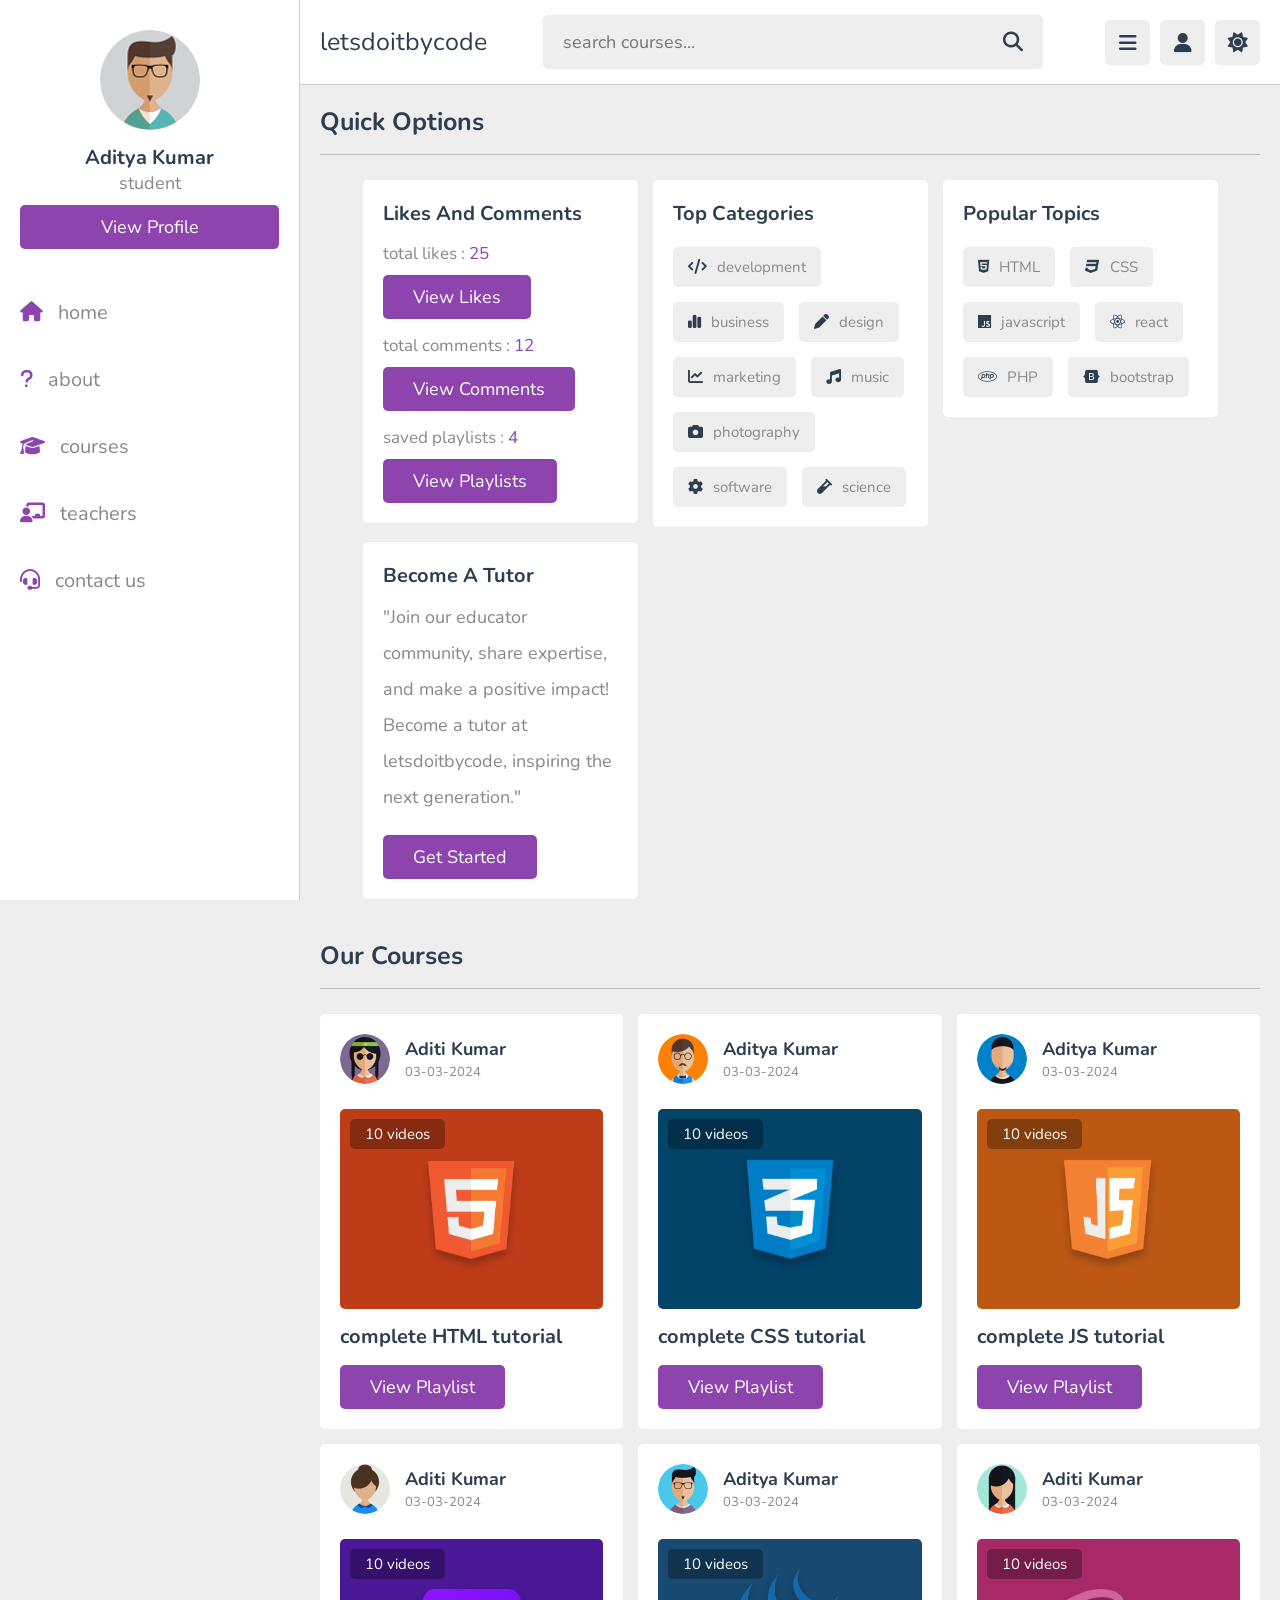
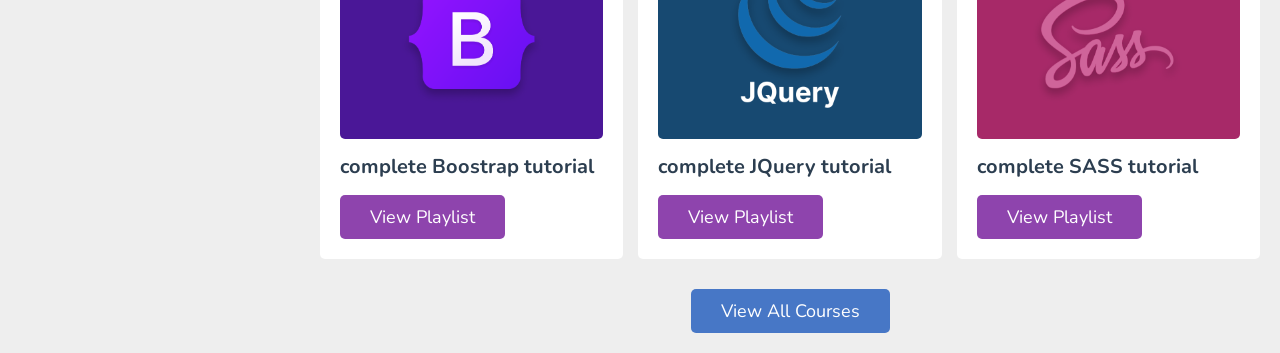
<file: index.html>
<!DOCTYPE html>
<html lang="en">
<head>
   <meta charset="UTF-8">
   <meta http-equiv="X-UA-Compatible" content="IE=edge">
   <meta name="viewport" content="width=device-width, initial-scale=1.0">
   <title>home</title>

   <!-- font awesome cdn link  -->
   <link rel="stylesheet" href="https://cdnjs.cloudflare.com/ajax/libs/font-awesome/6.1.2/css/all.min.css">

   <!-- custom css file link  -->
   <link rel="stylesheet" href="css/style.css">

</head>
<body>

<header class="header">
   
   <section class="flex">

      <a href="index.html" class="logo">letsdoitbycode</a>

      <form action="search.html" method="post" class="search-form">
         <input type="text" name="search_box" required placeholder="search courses..." maxlength="100">
         <button type="submit" class="fas fa-search"></button>
      </form>

      <div class="icons">
         <div id="menu-btn" class="fas fa-bars"></div>
         <div id="search-btn" class="fas fa-search"></div>
         <div id="user-btn" class="fas fa-user"></div>
         <div id="toggle-btn" class="fas fa-sun"></div>
      </div>

      <div class="profile">
         <img src="images/pic-1.jpg" class="image" alt="">
         <h3 class="name">Aditya Kumar</h3>
         <p class="role">student</p>
         <a href="profile.html" class="btn">view profile</a>
         <div class="flex-btn">
            <a href="login.html" class="option-btn">login</a>
            <a href="register.html" class="option-btn">register</a>
         </div>
      </div>

   </section>

</header>   

<div class="side-bar">

   <div id="close-btn">
      <i class="fas fa-times"></i>
   </div>

   <div class="profile">
      <img src="images/pic-1.jpg" class="image" alt="">
      <h3 class="name">Aditya Kumar</h3>
      <p class="role">student</p>
      <a href="profile.html" class="btn">view profile</a>
   </div>

   <nav class="navbar">
      <a href="index.html"><i class="fas fa-home"></i><span>home</span></a>
      <a href="about.html"><i class="fas fa-question"></i><span>about</span></a>
      <a href="courses.html"><i class="fas fa-graduation-cap"></i><span>courses</span></a>
      <a href="teachers.html"><i class="fas fa-chalkboard-user"></i><span>teachers</span></a>
      <a href="contact.html"><i class="fas fa-headset"></i><span>contact us</span></a>
   </nav>

</div>

<section class="home-grid">

   <h1 class="heading">quick options</h1>

   <div class="box-container">

      <div class="box">
         <h3 class="title">likes and comments</h3>
         <p class="likes">total likes : <span>25</span></p>
         <a href="#" class="inline-btn">view likes</a>
         <p class="likes">total comments : <span>12</span></p>
         <a href="#" class="inline-btn">view comments</a>
         <p class="likes">saved playlists : <span>4</span></p>
         <a href="#" class="inline-btn">view playlists</a>
      </div>

      <div class="box">
         <h3 class="title">top categories</h3>
         <div class="flex">
            <a href="#"><i class="fas fa-code"></i><span>development</span></a>
            <a href="#"><i class="fas fa-chart-simple"></i><span>business</span></a>
            <a href="#"><i class="fas fa-pen"></i><span>design</span></a>
            <a href="#"><i class="fas fa-chart-line"></i><span>marketing</span></a>
            <a href="#"><i class="fas fa-music"></i><span>music</span></a>
            <a href="#"><i class="fas fa-camera"></i><span>photography</span></a>
            <a href="#"><i class="fas fa-cog"></i><span>software</span></a>
            <a href="#"><i class="fas fa-vial"></i><span>science</span></a>
         </div>
      </div>

      <div class="box">
         <h3 class="title">popular topics</h3>
         <div class="flex">
            <a href="#"><i class="fab fa-html5"></i><span>HTML</span></a>
            <a href="#"><i class="fab fa-css3"></i><span>CSS</span></a>
            <a href="#"><i class="fab fa-js"></i><span>javascript</span></a>
            <a href="#"><i class="fab fa-react"></i><span>react</span></a>
            <a href="#"><i class="fab fa-php"></i><span>PHP</span></a>
            <a href="#"><i class="fab fa-bootstrap"></i><span>bootstrap</span></a>
         </div>
      </div>

      <div class="box">
         <h3 class="title">become a tutor</h3>
         <p class="tutor">"Join our educator community, share expertise, and make a positive impact! Become a tutor at letsdoitbycode, inspiring the next generation."</p>
         <a href="teachers.html" class="inline-btn">get started</a>
      </div>

   </div>

</section>



<section class="courses">

   <h1 class="heading">our courses</h1>

   <div class="box-container">

      <div class="box">
         <div class="tutor">
            <img src="images/pic-2.jpg" alt="">
            <div class="info">
               <h3>Aditi Kumar</h3>
               <span>03-03-2024</span>
            </div>
         </div>
         <div class="thumb">
            <img src="images/thumb-1.png" alt="">
            <span>10 videos</span>
         </div>
         <h3 class="title">complete HTML tutorial</h3>
         <a href="playlist.html" class="inline-btn">view playlist</a>
      </div>

      <div class="box">
         <div class="tutor">
            <img src="images/pic-3.jpg" alt="">
            <div class="info">
               <h3>Aditya Kumar</h3>
               <span>03-03-2024</span>
            </div>
         </div>
         <div class="thumb">
            <img src="images/thumb-2.png" alt="">
            <span>10 videos</span>
         </div>
         <h3 class="title">complete CSS tutorial</h3>
         <a href="playlist.html" class="inline-btn">view playlist</a>
      </div>

      <div class="box">
         <div class="tutor">
            <img src="images/pic-4.jpg" alt="">
            <div class="info">
               <h3>Aditya Kumar</h3>
               <span>03-03-2024</span>
            </div>
         </div>
         <div class="thumb">
            <img src="images/thumb-3.png" alt="">
            <span>10 videos</span>
         </div>
         <h3 class="title">complete JS tutorial</h3>
         <a href="playlist.html" class="inline-btn">view playlist</a>
      </div>

      <div class="box">
         <div class="tutor">
            <img src="images/pic-5.jpg" alt="">
            <div class="info">
               <h3>Aditi Kumar</h3>
               <span>03-03-2024</span>
            </div>
         </div>
         <div class="thumb">
            <img src="images/thumb-4.png" alt="">
            <span>10 videos</span>
         </div>
         <h3 class="title">complete Boostrap tutorial</h3>
         <a href="playlist.html" class="inline-btn">view playlist</a>
      </div>

      <div class="box">
         <div class="tutor">
            <img src="images/pic-6.jpg" alt="">
            <div class="info">
               <h3>Aditya Kumar</h3>
               <span>03-03-2024</span>
            </div>
         </div>
         <div class="thumb">
            <img src="images/thumb-5.png" alt="">
            <span>10 videos</span>
         </div>
         <h3 class="title">complete JQuery tutorial</h3>
         <a href="playlist.html" class="inline-btn">view playlist</a>
      </div>

      <div class="box">
         <div class="tutor">
            <img src="images/pic-7.jpg" alt="">
            <div class="info">
               <h3>Aditi Kumar</h3>
               <span>03-03-2024</span>
            </div>
         </div>
         <div class="thumb">
            <img src="images/thumb-6.png" alt="">
            <span>10 videos</span>
         </div>
         <h3 class="title">complete SASS tutorial</h3>
         <a href="playlist.html" class="inline-btn">view playlist</a>
      </div>

   </div>

   <div class="more-btn">
      <a href="courses.html" class="inline-option-btn">view all courses</a>
   </div>

</section>


<!-- custom js file link  -->
<script src="js/script.js"></script>

<!-- ChatBOT  -->
<script src="https://cdn.botpress.cloud/webchat/v1/inject.js"></script>
<script src="https://mediafiles.botpress.cloud/3c62e3d2-b983-49ef-a8cf-03309bf39e0b/webchat/config.js" defer></script>

</body>
</html>
</file>
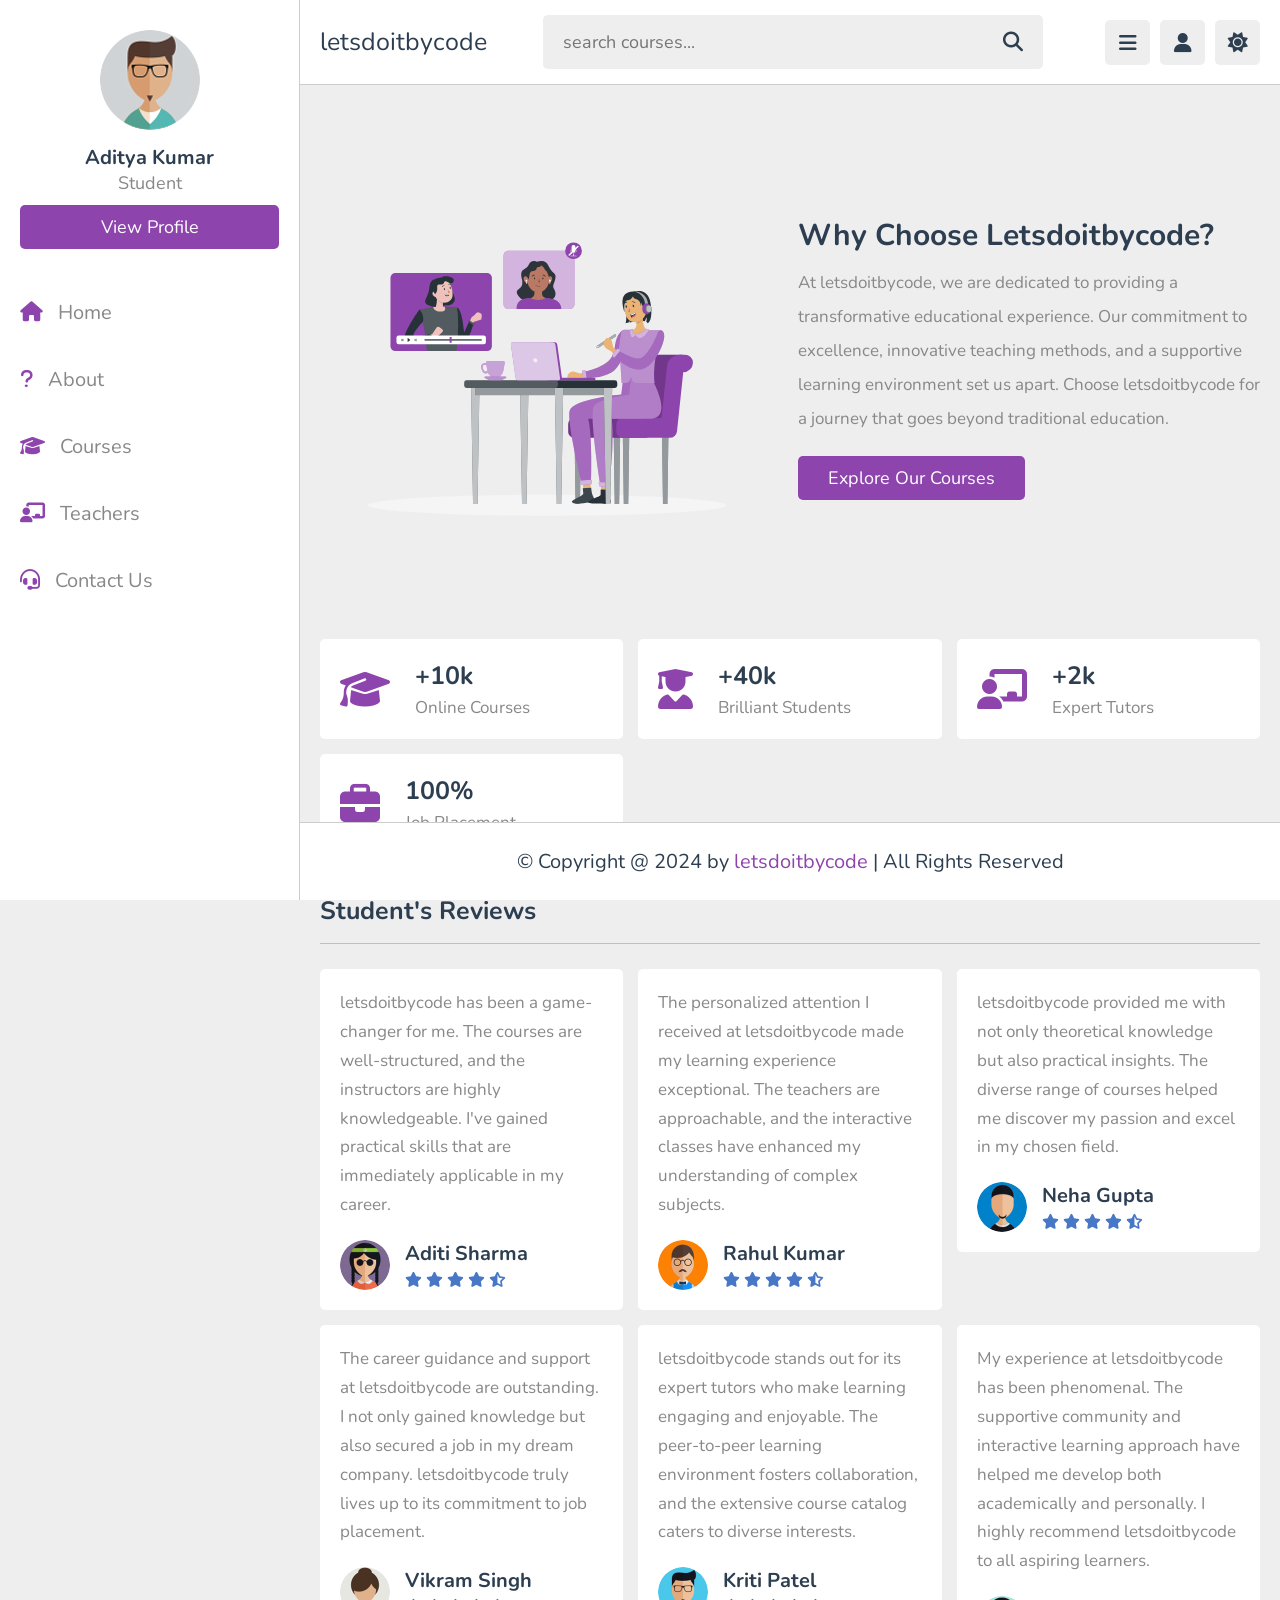
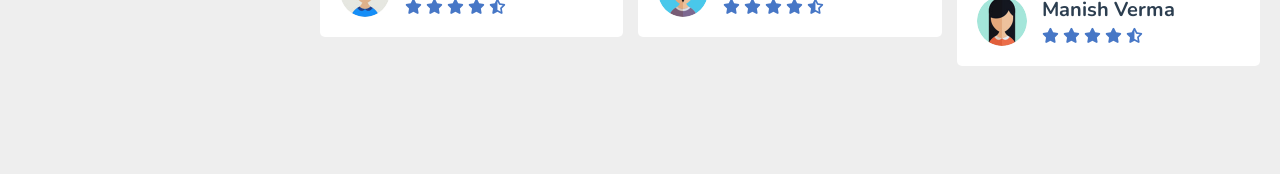
<file: about.html>
<!DOCTYPE html>
<html lang="en">

<head>
    <meta charset="UTF-8">
    <meta http-equiv="X-UA-Compatible" content="IE=edge">
    <meta name="viewport" content="width=device-width, initial-scale=1.0">
    <title>About Us - letsdoitbycode</title>

    <!-- Font Awesome CDN link -->
    <link rel="stylesheet" href="https://cdnjs.cloudflare.com/ajax/libs/font-awesome/6.1.2/css/all.min.css">

    <!-- Custom CSS file link -->
    <link rel="stylesheet" href="css/style.css">

</head>

<body>

    <header class="header">

        <section class="flex">

            <a href="index.html" class="logo">letsdoitbycode</a>

            <form action="search.html" method="post" class="search-form">
                <input type="text" name="search_box" required placeholder="search courses..." maxlength="100">
                <button type="submit" class="fas fa-search"></button>
            </form>

            <div class="icons">
                <div id="menu-btn" class="fas fa-bars"></div>
                <div id="search-btn" class="fas fa-search"></div>
                <div id="user-btn" class="fas fa-user"></div>
                <div id="toggle-btn" class="fas fa-sun"></div>
            </div>

            <div class="profile">
                <img src="images/pic-1.jpg" class="image" alt="">
                <h3 class="name">Aditya Kumar</h3>
                <p class="role">Student</p>
                <a href="profile.html" class="btn">View Profile</a>
                <div class="flex-btn">
                    <a href="login.html" class="option-btn">Login</a>
                    <a href="register.html" class="option-btn">Register</a>
                </div>
            </div>

        </section>

    </header>

    <div class="side-bar">

        <div id="close-btn">
            <i class="fas fa-times"></i>
        </div>

        <div class="profile">
            <img src="images/pic-1.jpg" class="image" alt="">
            <h3 class="name">Aditya Kumar</h3>
            <p class="role">Student</p>
            <a href="profile.html" class="btn">View Profile</a>
        </div>

        <nav class="navbar">
            <a href="index.html"><i class="fas fa-home"></i><span>Home</span></a>
            <a href="about.html"><i class="fas fa-question"></i><span>About</span></a>
            <a href="courses.html"><i class="fas fa-graduation-cap"></i><span>Courses</span></a>
            <a href="teachers.html"><i class="fas fa-chalkboard-user"></i><span>Teachers</span></a>
            <a href="contact.html"><i class="fas fa-headset"></i><span>Contact Us</span></a>
        </nav>

    </div>

    <section class="about">

        <div class="row">

            <div class="image">
                <img src="images/about-img.svg" alt="">
            </div>

            <div class="content">
                <h3>Why Choose letsdoitbycode?</h3>
                <p>At letsdoitbycode, we are dedicated to providing a transformative educational experience. Our commitment
                    to excellence, innovative teaching methods, and a supportive learning environment set us apart.
                    Choose letsdoitbycode for a journey that goes beyond traditional education.</p>
                <a href="courses.html" class="inline-btn">Explore Our Courses</a>
            </div>

        </div>

        <div class="box-container">

            <div class="box">
                <i class="fas fa-graduation-cap"></i>
                <div>
                    <h3>+10k</h3>
                    <p>Online Courses</p>
                </div>
            </div>

            <div class="box">
                <i class="fas fa-user-graduate"></i>
                <div>
                    <h3>+40k</h3>
                    <p>Brilliant Students</p>
                </div>
            </div>

            <div class="box">
                <i class="fas fa-chalkboard-user"></i>
                <div>
                    <h3>+2k</h3>
                    <p>Expert Tutors</p>
                </div>
            </div>

            <div class="box">
                <i class="fas fa-briefcase"></i>
                <div>
                    <h3>100%</h3>
                    <p>Job Placement</p>
                </div>
            </div>

        </div>

    </section>

    <section class="reviews">

        <h1 class="heading">Student's Reviews</h1>

        <div class="box-container">

            <div class="box">
                <p>letsdoitbycode has been a game-changer for me. The courses are well-structured, and the instructors are
                    highly knowledgeable. I've gained practical skills that are immediately applicable in my
                    career.</p>
                <div class="student">
                    <img src="images/pic-2.jpg" alt="">
                    <div>
                        <h3>Aditi Sharma</h3>
                        <div class="stars">
                            <i class="fas fa-star"></i>
                            <i class="fas fa-star"></i>
                            <i class="fas fa-star"></i>
                            <i class="fas fa-star"></i>
                            <i class="fas fa-star-half-alt"></i>
                        </div>
                    </div>
                </div>
            </div>

            <div class="box">
                <p>The personalized attention I received at letsdoitbycode made my learning experience exceptional. The
                    teachers are approachable, and the interactive classes have enhanced my understanding of
                    complex subjects.</p>
                <div class="student">
                    <img src="images/pic-3.jpg" alt="">
                    <div>
                        <h3>Rahul Kumar</h3>
                        <div class="stars">
                            <i class="fas fa-star"></i>
                            <i class="fas fa-star"></i>
                            <i class="fas fa-star"></i>
                            <i class="fas fa-star"></i>
                            <i class="fas fa-star-half-alt"></i>
                        </div>
                    </div>
                </div>
            </div>

            <div class="box">
                <p>letsdoitbycode provided me with not only theoretical knowledge but also practical insights. The diverse
                    range of courses helped me discover my passion and excel in my chosen field.</p>
                <div class="student">
                    <img src="images/pic-4.jpg" alt="">
                    <div>
                        <h3>Neha Gupta</h3>
                        <div class="stars">
                            <i class="fas fa-star"></i>
                            <i class="fas fa-star"></i>
                            <i class="fas fa-star"></i>
                            <i class="fas fa-star"></i>
                            <i class="fas fa-star-half-alt"></i>
                        </div>
                    </div>
                </div>
            </div>

            <div class="box">
                <p>The career guidance and support at letsdoitbycode are outstanding. I not only gained knowledge but also
                    secured a job in my dream company. letsdoitbycode truly lives up to its commitment to job
                    placement.</p>
                <div class="student">
                    <img src="images/pic-5.jpg" alt="">
                    <div>
                        <h3>Vikram Singh</h3>
                        <div class="stars">
                            <i class="fas fa-star"></i>
                            <i class="fas fa-star"></i>
                            <i class="fas fa-star"></i>
                            <i class="fas fa-star"></i>
                            <i class="fas fa-star-half-alt"></i>
                        </div>
                    </div>
                </div>
            </div>

            <div class="box">
                <p>letsdoitbycode stands out for its expert tutors who make learning engaging and enjoyable. The
                    peer-to-peer learning environment fosters collaboration, and the extensive course catalog
                    caters to diverse interests.</p>
                <div class="student">
                    <img src="images/pic-6.jpg" alt="">
                    <div>
                        <h3>Kriti Patel</h3>
                        <div class="stars">
                            <i class="fas fa-star"></i>
                            <i class="fas fa-star"></i>
                            <i class="fas fa-star"></i>
                            <i class="fas fa-star"></i>
                            <i class="fas fa-star-half-alt"></i>
                        </div>
                    </div>
                </div>
            </div>

            <div class="box">
                <p>My experience at letsdoitbycode has been phenomenal. The supportive community and interactive learning
                    approach have helped me develop both academically and personally. I highly recommend letsdoitbycode to
                    all aspiring learners.</p>
                <div class="student">
                    <img src="images/pic-7.jpg" alt="">
                    <div>
                        <h3>Manish Verma</h3>
                        <div class="stars">
                            <i class="fas fa-star"></i>
                            <i class="fas fa-star"></i>
                            <i class="fas fa-star"></i>
                            <i class="fas fa-star"></i>
                            <i class="fas fa-star-half-alt"></i>
                        </div>
                    </div>
                </div>
            </div>

        </div>

    </section>

    <footer class="footer">

        &copy; Copyright @ 2024 by <span>letsdoitbycode</span> | All Rights Reserved

    </footer>

    <!-- Custom JS file link -->
    <script src="js/script.js"></script>

</body>

</html>
</file>
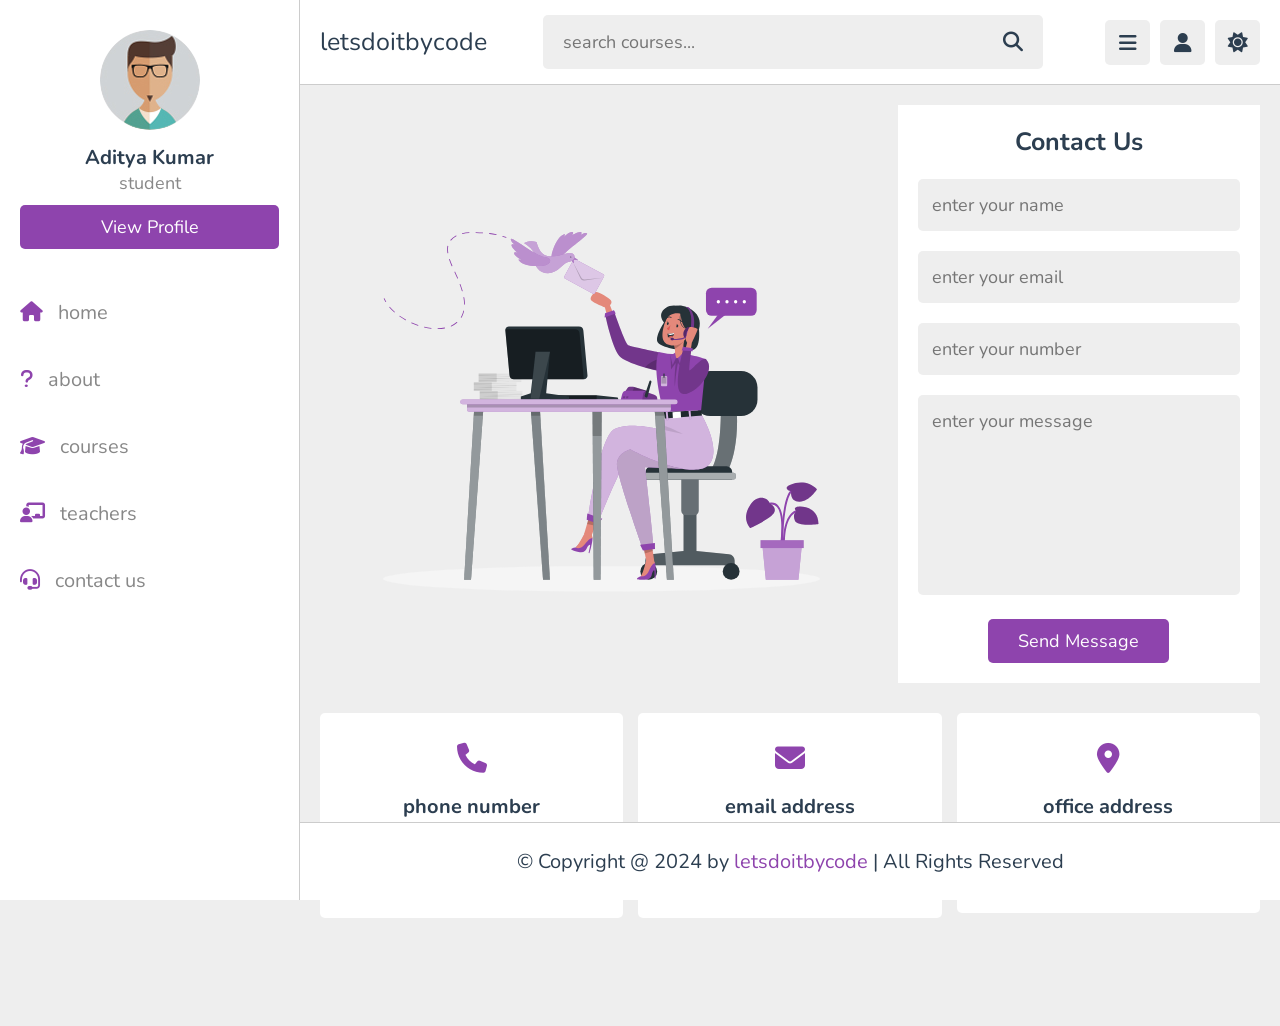
<file: contact.html>
<!DOCTYPE html>
<html lang="en">
<head>
   <meta charset="UTF-8">
   <meta http-equiv="X-UA-Compatible" content="IE=edge">
   <meta name="viewport" content="width=device-width, initial-scale=1.0">
   <title>contact us</title>

   <!-- font awesome cdn link  -->
   <link rel="stylesheet" href="https://cdnjs.cloudflare.com/ajax/libs/font-awesome/6.1.2/css/all.min.css">

   <!-- custom css file link  -->
   <link rel="stylesheet" href="css/style.css">

</head>
<body>

<header class="header">
   
   <section class="flex">

      <a href="index.html" class="logo">letsdoitbycode</a>

      <form action="search.html" method="post" class="search-form">
         <input type="text" name="search_box" required placeholder="search courses..." maxlength="100">
         <button type="submit" class="fas fa-search"></button>
      </form>

      <div class="icons">
         <div id="menu-btn" class="fas fa-bars"></div>
         <div id="search-btn" class="fas fa-search"></div>
         <div id="user-btn" class="fas fa-user"></div>
         <div id="toggle-btn" class="fas fa-sun"></div>
      </div>

      <div class="profile">
         <img src="images/pic-1.jpg" class="image" alt="">
         <h3 class="name">Aditya Kumar</h3>
         <p class="role">Student</p>
         <a href="profile.html" class="btn">view profile</a>
         <div class="flex-btn">
            <a href="login.html" class="option-btn">login</a>
            <a href="register.html" class="option-btn">register</a>
         </div>
      </div>

   </section>

</header>   

<div class="side-bar">

   <div id="close-btn">
      <i class="fas fa-times"></i>
   </div>

   <div class="profile">
      <img src="images/pic-1.jpg" class="image" alt="">
      <h3 class="name">Aditya Kumar</h3>
      <p class="role">student</p>
      <a href="profile.html" class="btn">view profile</a>
   </div>

   <nav class="navbar">
      <a href="index.html"><i class="fas fa-home"></i><span>home</span></a>
      <a href="about.html"><i class="fas fa-question"></i><span>about</span></a>
      <a href="courses.html"><i class="fas fa-graduation-cap"></i><span>courses</span></a>
      <a href="teachers.html"><i class="fas fa-chalkboard-user"></i><span>teachers</span></a>
      <a href="contact.html"><i class="fas fa-headset"></i><span>contact us</span></a>
   </nav>

</div>

<section class="contact">

   <div class="row">

      <div class="image">
         <img src="images/contact-img.svg" alt="">
      </div>

      <form action="" method="post">
         <h3>Contact Us</h3>
         <input type="text" placeholder="enter your name" name="name" required maxlength="50" class="box">
         <input type="email" placeholder="enter your email" name="email" required maxlength="50" class="box">
         <input type="number" placeholder="enter your number" name="number" required maxlength="50" class="box">
         <textarea name="msg" class="box" placeholder="enter your message" required maxlength="1000" cols="30" rows="10"></textarea>
         <input type="submit" value="send message" class="inline-btn" name="submit">
      </form>

   </div>

   <div class="box-container">

      <div class="box">
         <i class="fas fa-phone"></i>
         <h3>phone number</h3>
         <a href="tel:1234567890">123-456-7890</a>
         <a href="tel:1112223333">111-222-3333</a>
      </div>
      
      <div class="box">
         <i class="fas fa-envelope"></i>
         <h3>email address</h3>
         <a href="mailto:akshay.bhosale@gmail.com">akshay.bhosale@gmail.com</a>
         <a href="mailto:piyush.girase@gmail.com">piyush.girase@gmail.com</a>
      </div>

      <div class="box">
         <i class="fas fa-map-marker-alt"></i>
         <h3>office address</h3>
         <a href="#">MIT Academy of Engineering,Pune</a>
      </div>

   </div>

</section>


<footer class="footer">

   &copy; Copyright @ 2024 by <span>letsdoitbycode</span> | All Rights Reserved

</footer>

<!-- custom js file link  -->
<script src="js/script.js"></script>

   
</body>
</html>
</file>
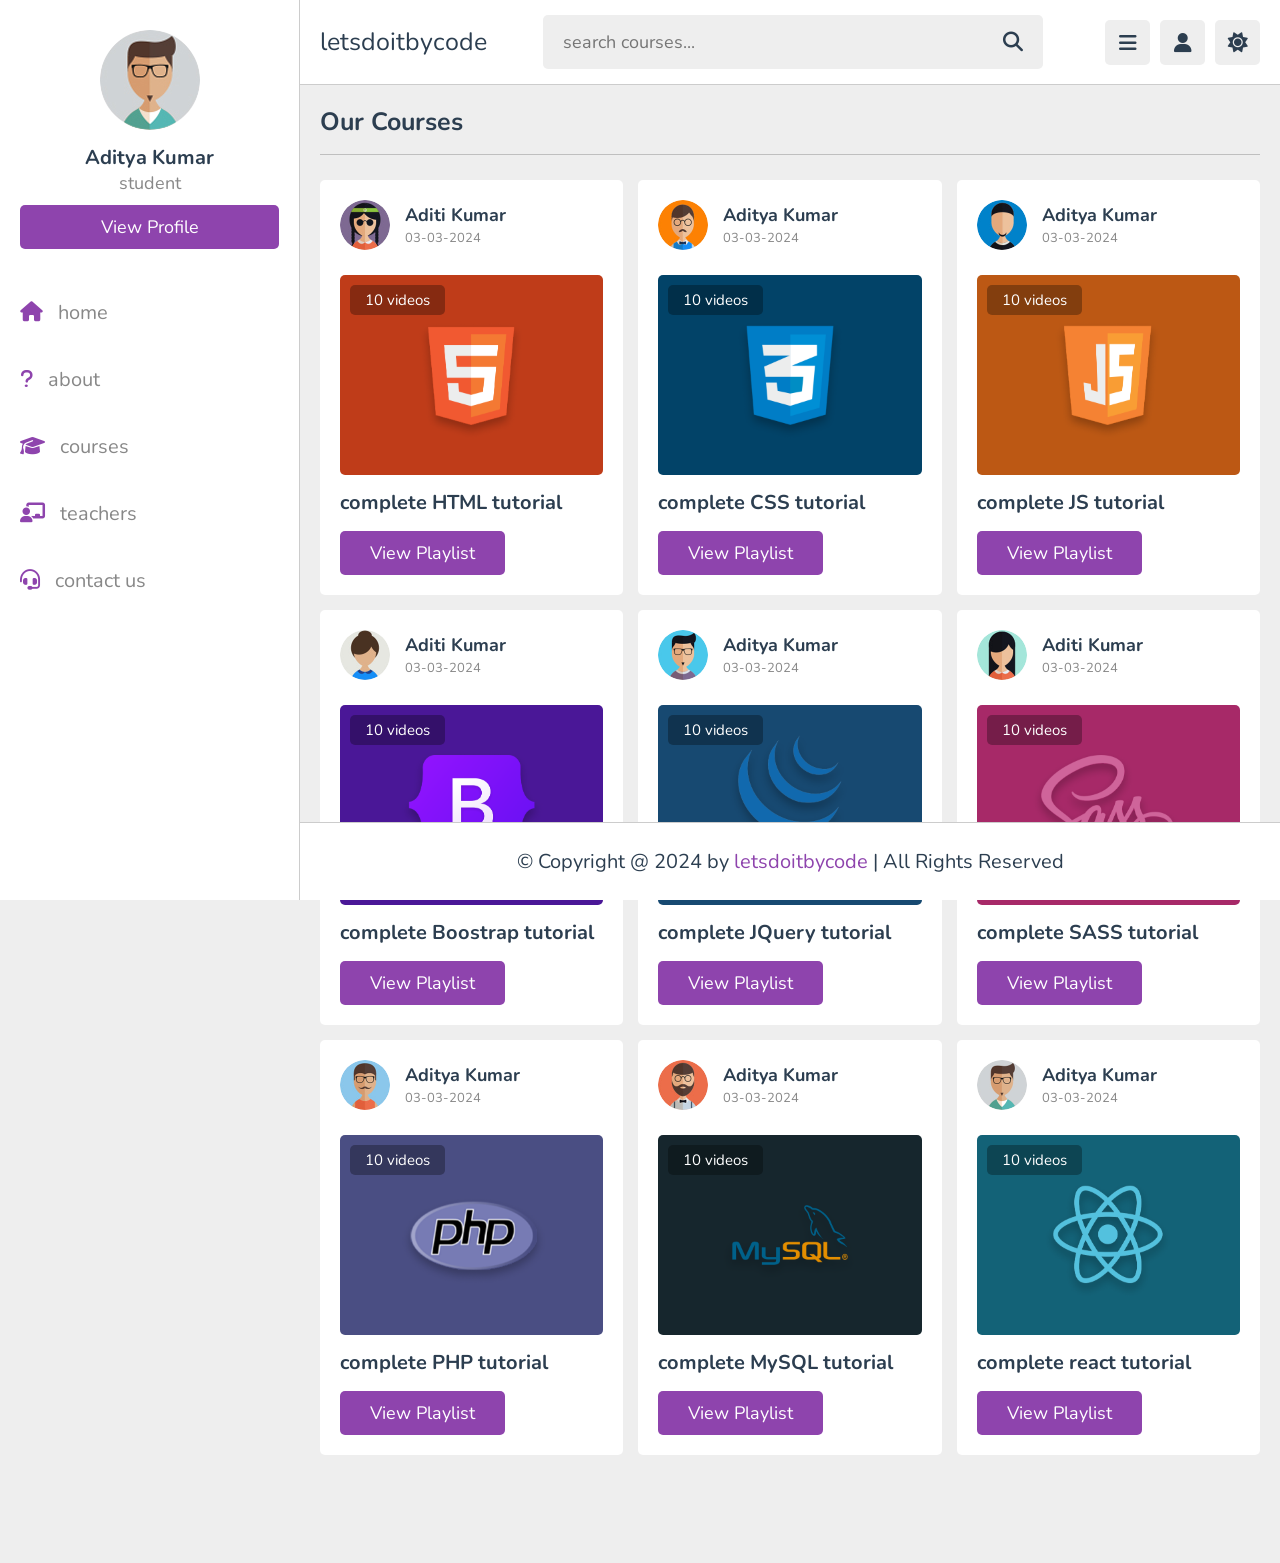
<file: courses.html>
<!DOCTYPE html>
<html lang="en">
<head>
   <meta charset="UTF-8">
   <meta http-equiv="X-UA-Compatible" content="IE=edge">
   <meta name="viewport" content="width=device-width, initial-scale=1.0">
   <title>courses</title>

   <!-- font awesome cdn link  -->
   <link rel="stylesheet" href="https://cdnjs.cloudflare.com/ajax/libs/font-awesome/6.1.2/css/all.min.css">

   <!-- custom css file link  -->
   <link rel="stylesheet" href="css/style.css">

</head>
<body>

<header class="header">
   
   <section class="flex">

      <a href="index.html" class="logo">letsdoitbycode</a>

      <form action="search.html" method="post" class="search-form">
         <input type="text" name="search_box" required placeholder="search courses..." maxlength="100">
         <button type="submit" class="fas fa-search"></button>
      </form>

      <div class="icons">
         <div id="menu-btn" class="fas fa-bars"></div>
         <div id="search-btn" class="fas fa-search"></div>
         <div id="user-btn" class="fas fa-user"></div>
         <div id="toggle-btn" class="fas fa-sun"></div>
      </div>

      <div class="profile">
         <img src="images/pic-1.jpg" class="image" alt="">
         <h3 class="name">Aditya Kumar</h3>
         <p class="role">student</p>
         <a href="profile.html" class="btn">view profile</a>
         <div class="flex-btn">
            <a href="login.html" class="option-btn">login</a>
            <a href="register.html" class="option-btn">register</a>
         </div>
      </div>

   </section>

</header>   

<div class="side-bar">

   <div id="close-btn">
      <i class="fas fa-times"></i>
   </div>

   <div class="profile">
      <img src="images/pic-1.jpg" class="image" alt="">
      <h3 class="name">Aditya Kumar</h3>
      <p class="role">student</p>
      <a href="profile.html" class="btn">view profile</a>
   </div>

   <nav class="navbar">
      <a href="index.html"><i class="fas fa-home"></i><span>home</span></a>
      <a href="about.html"><i class="fas fa-question"></i><span>about</span></a>
      <a href="courses.html"><i class="fas fa-graduation-cap"></i><span>courses</span></a>
      <a href="teachers.html"><i class="fas fa-chalkboard-user"></i><span>teachers</span></a>
      <a href="contact.html"><i class="fas fa-headset"></i><span>contact us</span></a>
   </nav>

</div>

<section class="courses">

   <h1 class="heading">Our Courses</h1>

   <div class="box-container">

      <div class="box">
         <div class="tutor">
            <img src="images/pic-2.jpg" alt="">
            <div class="info">
               <h3>Aditi Kumar</h3>
               <span>03-03-2024</span>
            </div>
         </div>
         <div class="thumb">
            <img src="images/thumb-1.png" alt="">
            <span>10 videos</span>
         </div>
         <h3 class="title">complete HTML tutorial</h3>
         <a href="playlist.html" class="inline-btn">view playlist</a>
      </div>

      <div class="box">
         <div class="tutor">
            <img src="images/pic-3.jpg" alt="">
            <div class="info">
               <h3>Aditya Kumar</h3>
               <span>03-03-2024</span>
            </div>
         </div>
         <div class="thumb">
            <img src="images/thumb-2.png" alt="">
            <span>10 videos</span>
         </div>
         <h3 class="title">complete CSS tutorial</h3>
         <a href="playlist.html" class="inline-btn">view playlist</a>
      </div>

      <div class="box">
         <div class="tutor">
            <img src="images/pic-4.jpg" alt="">
            <div class="info">
               <h3>Aditya Kumar</h3>
               <span>03-03-2024</span>
            </div>
         </div>
         <div class="thumb">
            <img src="images/thumb-3.png" alt="">
            <span>10 videos</span>
         </div>
         <h3 class="title">complete JS tutorial</h3>
         <a href="playlist.html" class="inline-btn">view playlist</a>
      </div>

      <div class="box">
         <div class="tutor">
            <img src="images/pic-5.jpg" alt="">
            <div class="info">
               <h3>Aditi Kumar</h3>
               <span>03-03-2024</span>
            </div>
         </div>
         <div class="thumb">
            <img src="images/thumb-4.png" alt="">
            <span>10 videos</span>
         </div>
         <h3 class="title">complete Boostrap tutorial</h3>
         <a href="playlist.html" class="inline-btn">view playlist</a>
      </div>

      <div class="box">
         <div class="tutor">
            <img src="images/pic-6.jpg" alt="">
            <div class="info">
               <h3>Aditya Kumar</h3>
               <span>03-03-2024</span>
            </div>
         </div>
         <div class="thumb">
            <img src="images/thumb-5.png" alt="">
            <span>10 videos</span>
         </div>
         <h3 class="title">complete JQuery tutorial</h3>
         <a href="playlist.html" class="inline-btn">view playlist</a>
      </div>

      <div class="box">
         <div class="tutor">
            <img src="images/pic-7.jpg" alt="">
            <div class="info">
               <h3>Aditi Kumar</h3>
               <span>03-03-2024</span>
            </div>
         </div>
         <div class="thumb">
            <img src="images/thumb-6.png" alt="">
            <span>10 videos</span>
         </div>
         <h3 class="title">complete SASS tutorial</h3>
         <a href="playlist.html" class="inline-btn">view playlist</a>
      </div>

      <div class="box">
         <div class="tutor">
            <img src="images/pic-8.jpg" alt="">
            <div class="info">
               <h3>Aditya Kumar</h3>
               <span>03-03-2024</span>
            </div>
         </div>
         <div class="thumb">
            <img src="images/thumb-7.png" alt="">
            <span>10 videos</span>
         </div>
         <h3 class="title">complete PHP tutorial</h3>
         <a href="playlist.html" class="inline-btn">view playlist</a>
      </div>

      <div class="box">
         <div class="tutor">
            <img src="images/pic-9.jpg" alt="">
            <div class="info">
               <h3>Aditya Kumar</h3>
               <span>03-03-2024</span>
            </div>
         </div>
         <div class="thumb">
            <img src="images/thumb-8.png" alt="">
            <span>10 videos</span>
         </div>
         <h3 class="title">complete MySQL tutorial</h3>
         <a href="playlist.html" class="inline-btn">view playlist</a>
      </div>

      <div class="box">
         <div class="tutor">
            <img src="images/pic-1.jpg" alt="">
            <div class="info">
               <h3>Aditya Kumar</h3>
               <span>03-03-2024</span>
            </div>
         </div>
         <div class="thumb">
            <img src="images/thumb-9.png" alt="">
            <span>10 videos</span>
         </div>
         <h3 class="title">complete react tutorial</h3>
         <a href="playlist.html" class="inline-btn">view playlist</a>
      </div>

   </div>

</section>


<footer class="footer">

   &copy; Copyright @ 2024 by <span>letsdoitbycode</span> | All Rights Reserved

</footer>

<!-- custom js file link  -->
<script src="js/script.js"></script>

   
</body>
</html>
</file>
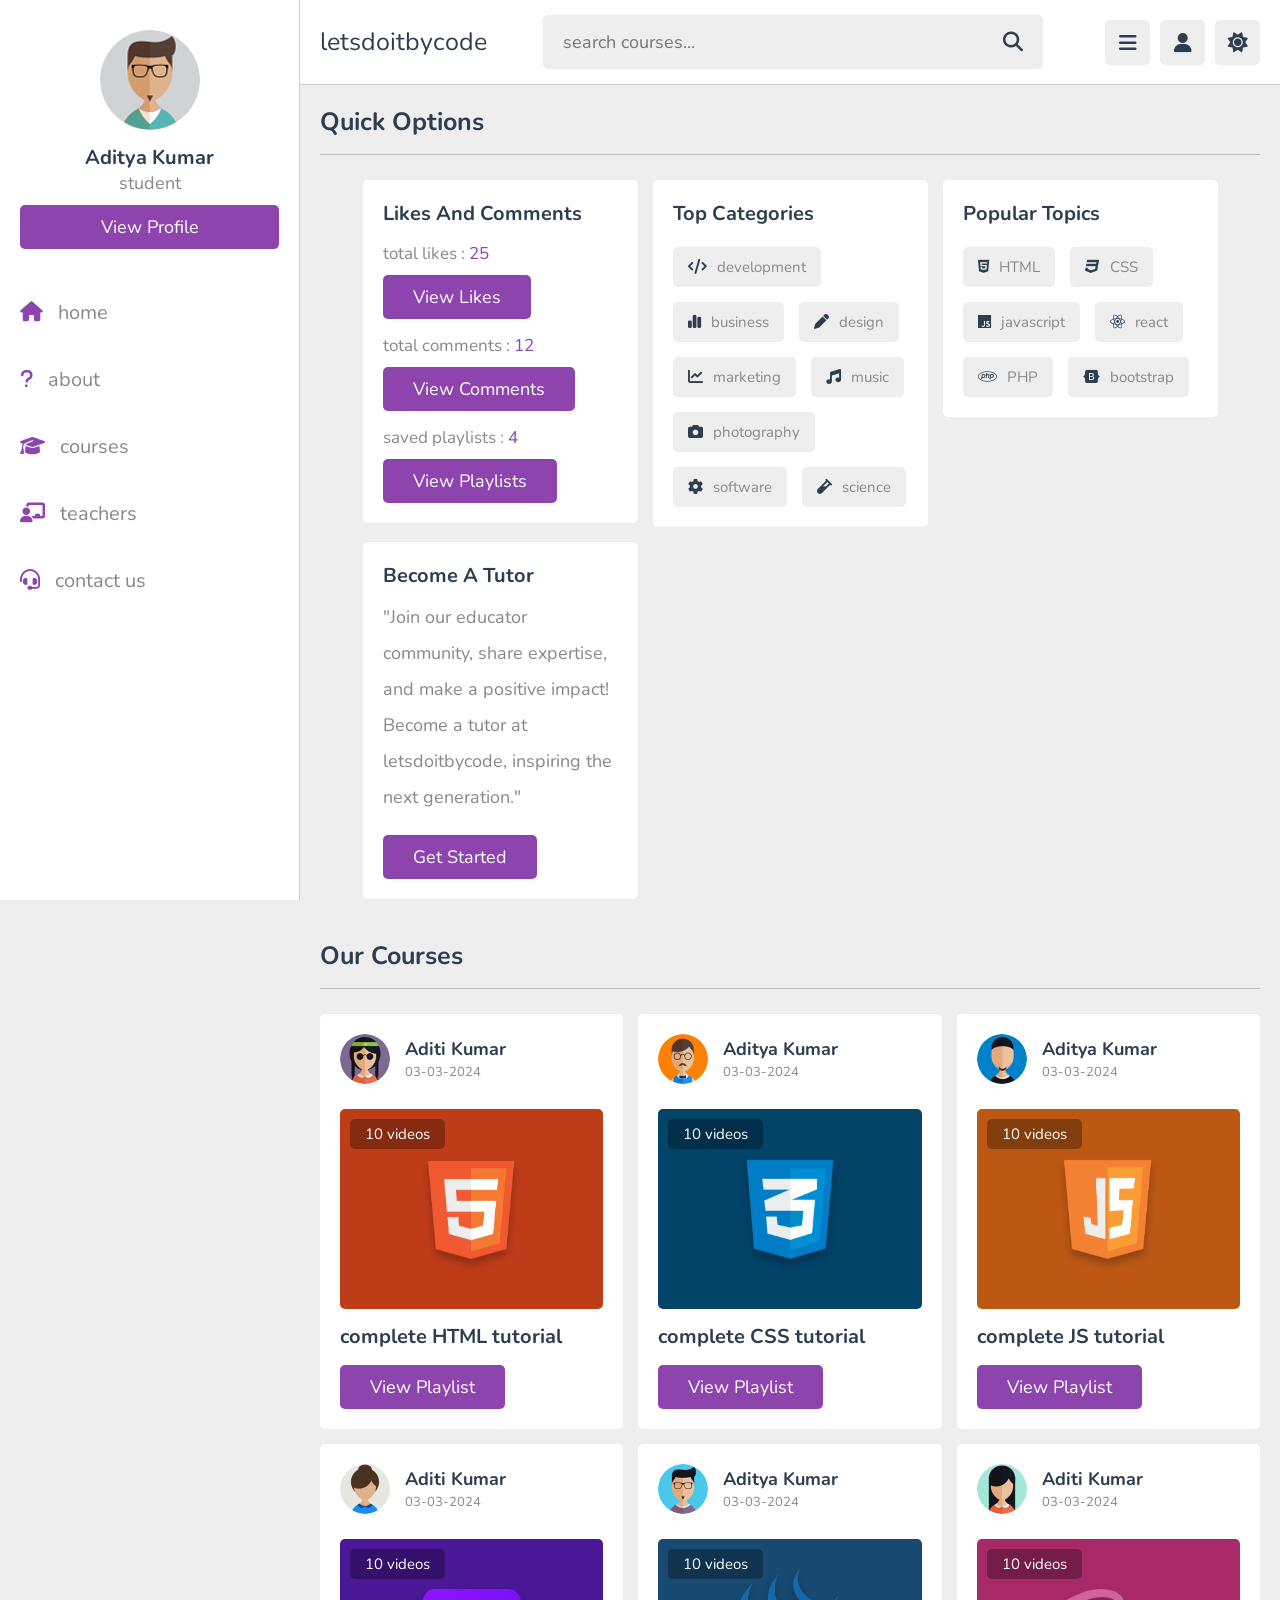
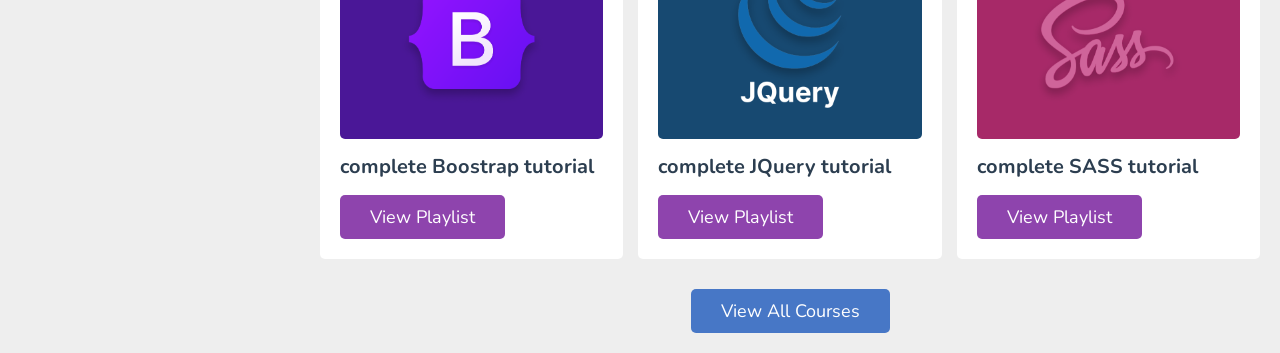
<file: home.html>
<!DOCTYPE html>
<html lang="en">
<head>
   <meta charset="UTF-8">
   <meta http-equiv="X-UA-Compatible" content="IE=edge">
   <meta name="viewport" content="width=device-width, initial-scale=1.0">
   <title>home</title>

   <!-- font awesome cdn link  -->
   <link rel="stylesheet" href="https://cdnjs.cloudflare.com/ajax/libs/font-awesome/6.1.2/css/all.min.css">

   <!-- custom css file link  -->
   <link rel="stylesheet" href="css/style.css">

</head>
<body>

<header class="header">
   
   <section class="flex">

      <a href="home.html" class="logo">letsdoitbycode</a>

      <form action="search.html" method="post" class="search-form">
         <input type="text" name="search_box" required placeholder="search courses..." maxlength="100">
         <button type="submit" class="fas fa-search"></button>
      </form>

      <div class="icons">
         <div id="menu-btn" class="fas fa-bars"></div>
         <div id="search-btn" class="fas fa-search"></div>
         <div id="user-btn" class="fas fa-user"></div>
         <div id="toggle-btn" class="fas fa-sun"></div>
      </div>

      <div class="profile">
         <img src="images/pic-1.jpg" class="image" alt="">
         <h3 class="name">Aditya Kumar</h3>
         <p class="role">student</p>
         <a href="profile.html" class="btn">view profile</a>
         <div class="flex-btn">
            <a href="login.html" class="option-btn">login</a>
            <a href="register.html" class="option-btn">register</a>
         </div>
      </div>

   </section>

</header>   

<div class="side-bar">

   <div id="close-btn">
      <i class="fas fa-times"></i>
   </div>

   <div class="profile">
      <img src="images/pic-1.jpg" class="image" alt="">
      <h3 class="name">Aditya Kumar</h3>
      <p class="role">student</p>
      <a href="profile.html" class="btn">view profile</a>
   </div>

   <nav class="navbar">
      <a href="home.html"><i class="fas fa-home"></i><span>home</span></a>
      <a href="about.html"><i class="fas fa-question"></i><span>about</span></a>
      <a href="courses.html"><i class="fas fa-graduation-cap"></i><span>courses</span></a>
      <a href="teachers.html"><i class="fas fa-chalkboard-user"></i><span>teachers</span></a>
      <a href="contact.html"><i class="fas fa-headset"></i><span>contact us</span></a>
   </nav>

</div>

<section class="home-grid">

   <h1 class="heading">quick options</h1>

   <div class="box-container">

      <div class="box">
         <h3 class="title">likes and comments</h3>
         <p class="likes">total likes : <span>25</span></p>
         <a href="#" class="inline-btn">view likes</a>
         <p class="likes">total comments : <span>12</span></p>
         <a href="#" class="inline-btn">view comments</a>
         <p class="likes">saved playlists : <span>4</span></p>
         <a href="#" class="inline-btn">view playlists</a>
      </div>

      <div class="box">
         <h3 class="title">top categories</h3>
         <div class="flex">
            <a href="#"><i class="fas fa-code"></i><span>development</span></a>
            <a href="#"><i class="fas fa-chart-simple"></i><span>business</span></a>
            <a href="#"><i class="fas fa-pen"></i><span>design</span></a>
            <a href="#"><i class="fas fa-chart-line"></i><span>marketing</span></a>
            <a href="#"><i class="fas fa-music"></i><span>music</span></a>
            <a href="#"><i class="fas fa-camera"></i><span>photography</span></a>
            <a href="#"><i class="fas fa-cog"></i><span>software</span></a>
            <a href="#"><i class="fas fa-vial"></i><span>science</span></a>
         </div>
      </div>

      <div class="box">
         <h3 class="title">popular topics</h3>
         <div class="flex">
            <a href="#"><i class="fab fa-html5"></i><span>HTML</span></a>
            <a href="#"><i class="fab fa-css3"></i><span>CSS</span></a>
            <a href="#"><i class="fab fa-js"></i><span>javascript</span></a>
            <a href="#"><i class="fab fa-react"></i><span>react</span></a>
            <a href="#"><i class="fab fa-php"></i><span>PHP</span></a>
            <a href="#"><i class="fab fa-bootstrap"></i><span>bootstrap</span></a>
         </div>
      </div>

      <div class="box">
         <h3 class="title">become a tutor</h3>
         <p class="tutor">"Join our educator community, share expertise, and make a positive impact! Become a tutor at letsdoitbycode, inspiring the next generation."</p>
         <a href="teachers.html" class="inline-btn">get started</a>
      </div>

   </div>

</section>



<section class="courses">

   <h1 class="heading">our courses</h1>

   <div class="box-container">

      <div class="box">
         <div class="tutor">
            <img src="images/pic-2.jpg" alt="">
            <div class="info">
               <h3>Aditi Kumar</h3>
               <span>03-03-2024</span>
            </div>
         </div>
         <div class="thumb">
            <img src="images/thumb-1.png" alt="">
            <span>10 videos</span>
         </div>
         <h3 class="title">complete HTML tutorial</h3>
         <a href="playlist.html" class="inline-btn">view playlist</a>
      </div>

      <div class="box">
         <div class="tutor">
            <img src="images/pic-3.jpg" alt="">
            <div class="info">
               <h3>Aditya Kumar</h3>
               <span>03-03-2024</span>
            </div>
         </div>
         <div class="thumb">
            <img src="images/thumb-2.png" alt="">
            <span>10 videos</span>
         </div>
         <h3 class="title">complete CSS tutorial</h3>
         <a href="playlist.html" class="inline-btn">view playlist</a>
      </div>

      <div class="box">
         <div class="tutor">
            <img src="images/pic-4.jpg" alt="">
            <div class="info">
               <h3>Aditya Kumar</h3>
               <span>03-03-2024</span>
            </div>
         </div>
         <div class="thumb">
            <img src="images/thumb-3.png" alt="">
            <span>10 videos</span>
         </div>
         <h3 class="title">complete JS tutorial</h3>
         <a href="playlist.html" class="inline-btn">view playlist</a>
      </div>

      <div class="box">
         <div class="tutor">
            <img src="images/pic-5.jpg" alt="">
            <div class="info">
               <h3>Aditi Kumar</h3>
               <span>03-03-2024</span>
            </div>
         </div>
         <div class="thumb">
            <img src="images/thumb-4.png" alt="">
            <span>10 videos</span>
         </div>
         <h3 class="title">complete Boostrap tutorial</h3>
         <a href="playlist.html" class="inline-btn">view playlist</a>
      </div>

      <div class="box">
         <div class="tutor">
            <img src="images/pic-6.jpg" alt="">
            <div class="info">
               <h3>Aditya Kumar</h3>
               <span>03-03-2024</span>
            </div>
         </div>
         <div class="thumb">
            <img src="images/thumb-5.png" alt="">
            <span>10 videos</span>
         </div>
         <h3 class="title">complete JQuery tutorial</h3>
         <a href="playlist.html" class="inline-btn">view playlist</a>
      </div>

      <div class="box">
         <div class="tutor">
            <img src="images/pic-7.jpg" alt="">
            <div class="info">
               <h3>Aditi Kumar</h3>
               <span>03-03-2024</span>
            </div>
         </div>
         <div class="thumb">
            <img src="images/thumb-6.png" alt="">
            <span>10 videos</span>
         </div>
         <h3 class="title">complete SASS tutorial</h3>
         <a href="playlist.html" class="inline-btn">view playlist</a>
      </div>

   </div>

   <div class="more-btn">
      <a href="courses.html" class="inline-option-btn">view all courses</a>
   </div>

</section>


<!-- custom js file link  -->
<script src="js/script.js"></script>

<!-- ChatBOT  -->
<script src="https://cdn.botpress.cloud/webchat/v1/inject.js"></script>
<script src="https://mediafiles.botpress.cloud/3c62e3d2-b983-49ef-a8cf-03309bf39e0b/webchat/config.js" defer></script>

</body>
</html>
</file>
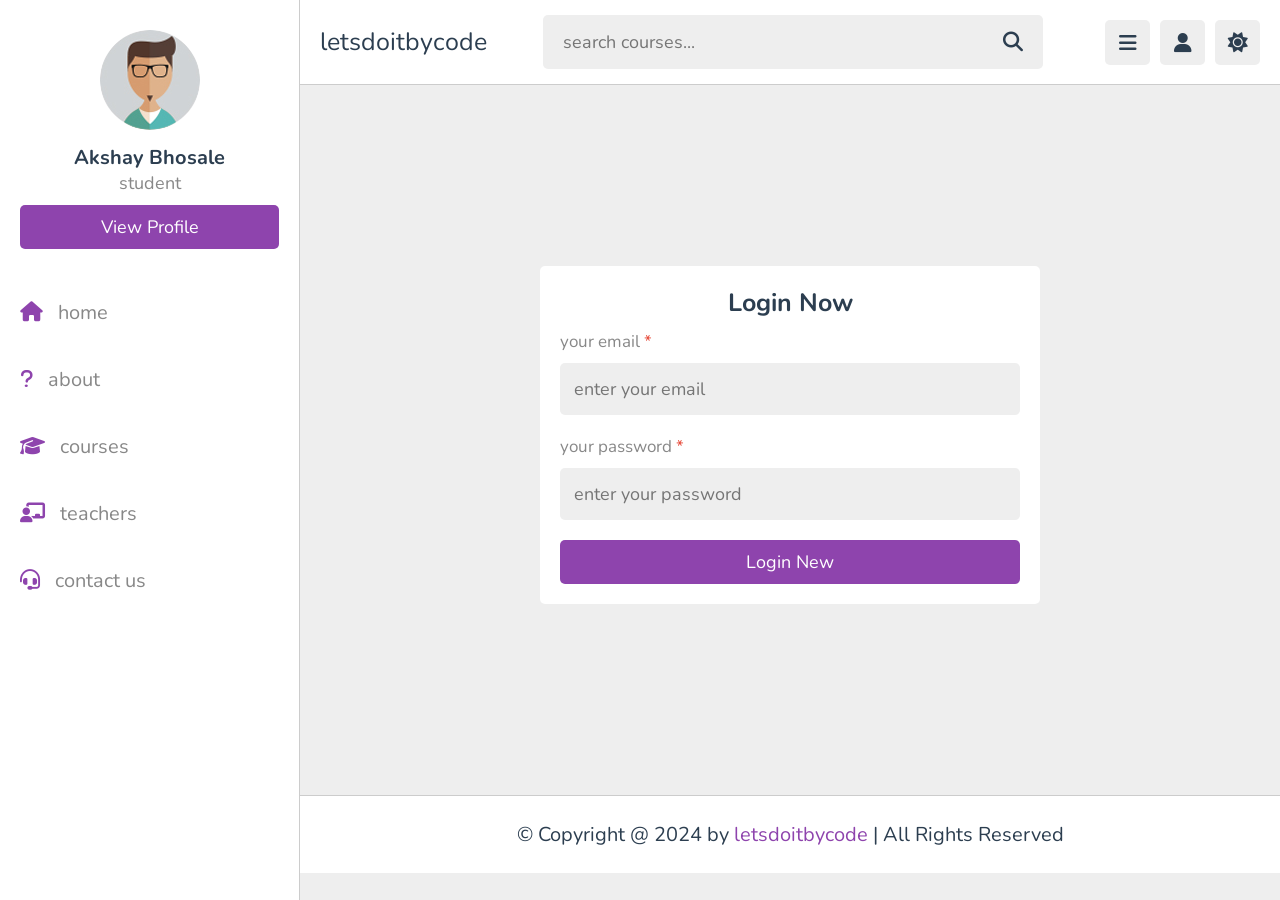
<file: login.html>
<!DOCTYPE html>
<html lang="en">
<head>
   <meta charset="UTF-8">
   <meta http-equiv="X-UA-Compatible" content="IE=edge">
   <meta name="viewport" content="width=device-width, initial-scale=1.0">
   <title>login</title>

   <!-- font awesome cdn link  -->
   <link rel="stylesheet" href="https://cdnjs.cloudflare.com/ajax/libs/font-awesome/6.1.2/css/all.min.css">

   <!-- custom css file link  -->
   <link rel="stylesheet" href="css/style.css">

</head>
<body>

<header class="header">
   
   <section class="flex">

      <a href="index.html" class="logo">letsdoitbycode</a>

      <form action="search.html" method="post" class="search-form">
         <input type="text" name="search_box" required placeholder="search courses..." maxlength="100">
         <button type="submit" class="fas fa-search"></button>
      </form>

      <div class="icons">
         <div id="menu-btn" class="fas fa-bars"></div>
         <div id="search-btn" class="fas fa-search"></div>
         <div id="user-btn" class="fas fa-user"></div>
         <div id="toggle-btn" class="fas fa-sun"></div>
      </div>

      <div class="profile">
         <img src="images/pic-1.jpg" class="image" alt="">
         <h3 class="name">Akshay Bhosale</h3>
         <p class="role">student</p>
         <a href="profile.html" class="btn">view profile</a>
         <div class="flex-btn">
            <a href="login.html" class="option-btn">login</a>
            <a href="register.html" class="option-btn">register</a>
         </div>
      </div>

   </section>

</header>   

<div class="side-bar">

   <div id="close-btn">
      <i class="fas fa-times"></i>
   </div>

   <div class="profile">
      <img src="images/pic-1.jpg" class="image" alt="">
      <h3 class="name">Akshay Bhosale</h3>
      <p class="role">student</p>
      <a href="profile.html" class="btn">view profile</a>
   </div>

   <nav class="navbar">
      <a href="index.html"><i class="fas fa-home"></i><span>home</span></a>
      <a href="about.html"><i class="fas fa-question"></i><span>about</span></a>
      <a href="courses.html"><i class="fas fa-graduation-cap"></i><span>courses</span></a>
      <a href="teachers.html"><i class="fas fa-chalkboard-user"></i><span>teachers</span></a>
      <a href="contact.html"><i class="fas fa-headset"></i><span>contact us</span></a>
   </nav>

</div>

<section class="form-container">

   <form action="" method="post" enctype="multipart/form-data">
      <h3>login now</h3>
      <p>your email <span>*</span></p>
      <input type="email" name="email" placeholder="enter your email" required maxlength="50" class="box">
      <p>your password <span>*</span></p>
      <input type="password" name="pass" placeholder="enter your password" required maxlength="20" class="box">
      <input type="submit" value="login new" name="submit" class="btn">
   </form>

</section>



<footer class="footer">

   &copy; Copyright @ 2024 by <span>letsdoitbycode</span> | All Rights Reserved

</footer>

<!-- custom js file link  -->
<script src="js/script.js"></script>

   
</body>
</html>
</file>
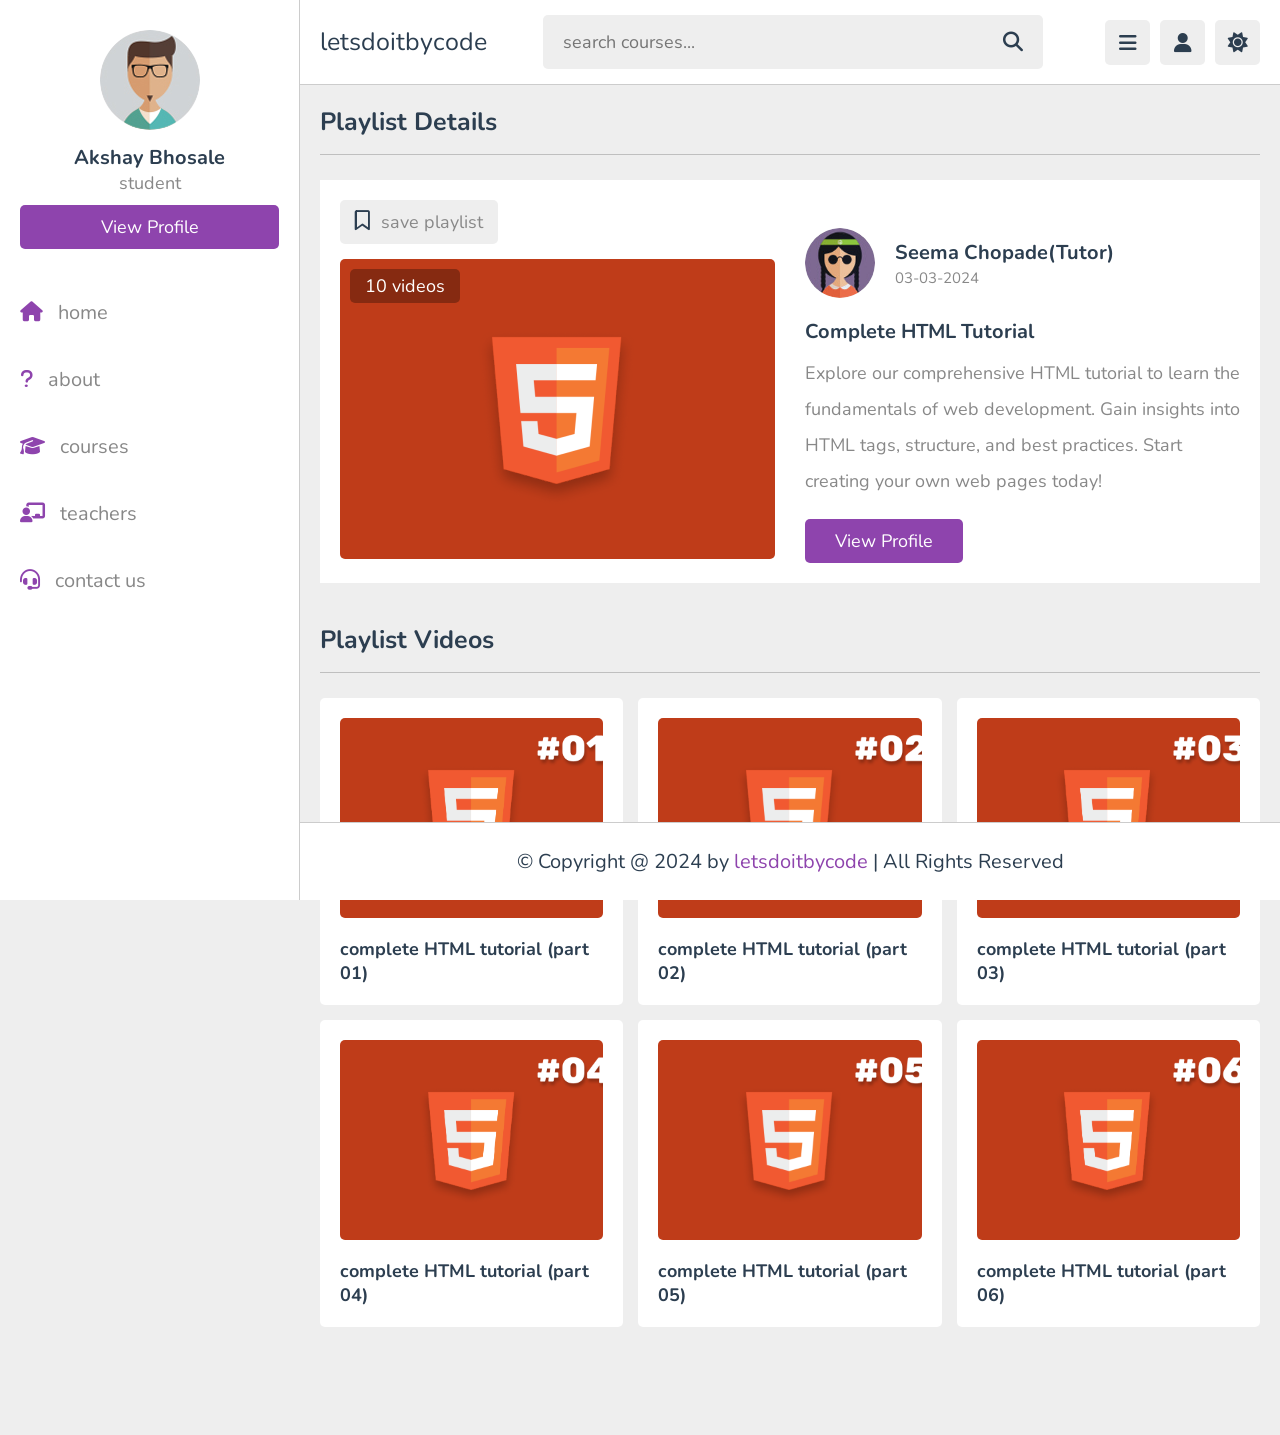
<file: playlist.html>
<!DOCTYPE html>
<html lang="en">
<head>
   <meta charset="UTF-8">
   <meta http-equiv="X-UA-Compatible" content="IE=edge">
   <meta name="viewport" content="width=device-width, initial-scale=1.0">
   <title>video playlist</title>

   <!-- font awesome cdn link  -->
   <link rel="stylesheet" href="https://cdnjs.cloudflare.com/ajax/libs/font-awesome/6.1.2/css/all.min.css">

   <!-- custom css file link  -->
   <link rel="stylesheet" href="css/style.css">

</head>
<body>

<header class="header">
   
   <section class="flex">

      <a href="index.html" class="logo">letsdoitbycode</a>

      <form action="search.html" method="post" class="search-form">
         <input type="text" name="search_box" required placeholder="search courses..." maxlength="100">
         <button type="submit" class="fas fa-search"></button>
      </form>

      <div class="icons">
         <div id="menu-btn" class="fas fa-bars"></div>
         <div id="search-btn" class="fas fa-search"></div>
         <div id="user-btn" class="fas fa-user"></div>
         <div id="toggle-btn" class="fas fa-sun"></div>
      </div>

      <div class="profile">
         <img src="images/pic-1.jpg" class="image" alt="">
         <h3 class="name">Akshay Bhosale</h3>
         <p class="role">student</p>
         <a href="profile.html" class="btn">view profile</a>
         <div class="flex-btn">
            <a href="login.html" class="option-btn">login</a>
            <a href="register.html" class="option-btn">register</a>
         </div>
      </div>

   </section>

</header>   

<div class="side-bar">

   <div id="close-btn">
      <i class="fas fa-times"></i>
   </div>

   <div class="profile">
      <img src="images/pic-1.jpg" class="image" alt="">
      <h3 class="name">Akshay Bhosale</h3>
      <p class="role">student</p>
      <a href="profile.html" class="btn">view profile</a>
   </div>

   <nav class="navbar">
      <a href="index.html"><i class="fas fa-home"></i><span>home</span></a>
      <a href="about.html"><i class="fas fa-question"></i><span>about</span></a>
      <a href="courses.html"><i class="fas fa-graduation-cap"></i><span>courses</span></a>
      <a href="teachers.html"><i class="fas fa-chalkboard-user"></i><span>teachers</span></a>
      <a href="contact.html"><i class="fas fa-headset"></i><span>contact us</span></a>
   </nav>

</div>

<section class="playlist-details">

   <h1 class="heading">playlist details</h1>

   <div class="row">

      <div class="column">
         <form action="" method="post" class="save-playlist">
            <button type="submit"><i class="far fa-bookmark"></i> <span>save playlist</span></button>
         </form>
   
         <div class="thumb">
            <img src="images/thumb-1.png" alt="">
            <span>10 videos</span>
         </div>
      </div>
      <div class="column">
         <div class="tutor">
            <img src="images/pic-2.jpg" alt="">
            <div>
               <h3>Seema Chopade(Tutor)</h3>
               <span>03-03-2024</span>
            </div>
         </div>
   
         <div class="details">
            <h3>complete HTML tutorial</h3>
            <p>Explore our comprehensive HTML tutorial to learn the fundamentals of web development. Gain insights into HTML tags, structure, and best practices. Start creating your own web pages today!</p>
            <a href="teacher_profile.html" class="inline-btn">view profile</a>
         </div>
      </div>
   </div>

</section>

<section class="playlist-videos">

   <h1 class="heading">playlist videos</h1>

   <div class="box-container">

      <a class="box" href="watch-video.html">
         <i class="fas fa-play"></i>
         <img src="images/post-1-1.png" alt="">
         <h3>complete HTML tutorial (part 01)</h3>
      </a>

      <a class="box" href="watch-video.html">
         <i class="fas fa-play"></i>
         <img src="images/post-1-2.png" alt="">
         <h3>complete HTML tutorial (part 02)</h3>
      </a>

      <a class="box" href="watch-video.html">
         <i class="fas fa-play"></i>
         <img src="images/post-1-3.png" alt="">
         <h3>complete HTML tutorial (part 03)</h3>
      </a>

      <a class="box" href="watch-video.html">
         <i class="fas fa-play"></i>
         <img src="images/post-1-4.png" alt="">
         <h3>complete HTML tutorial (part 04)</h3>
      </a>

      <a class="box" href="watch-video.html">
         <i class="fas fa-play"></i>
         <img src="images/post-1-5.png" alt="">
         <h3>complete HTML tutorial (part 05)</h3>
      </a>

      <a class="box" href="watch-video.html">
         <i class="fas fa-play"></i>
         <img src="images/post-1-6.png" alt="">
         <h3>complete HTML tutorial (part 06)</h3>
      </a>

   </div>

</section>


<footer class="footer">

   &copy; Copyright @ 2024 by <span>letsdoitbycode</span> | All Rights Reserved

</footer>

<!-- custom js file link  -->
<script src="js/script.js"></script>

   
</body>
</html>
</file>
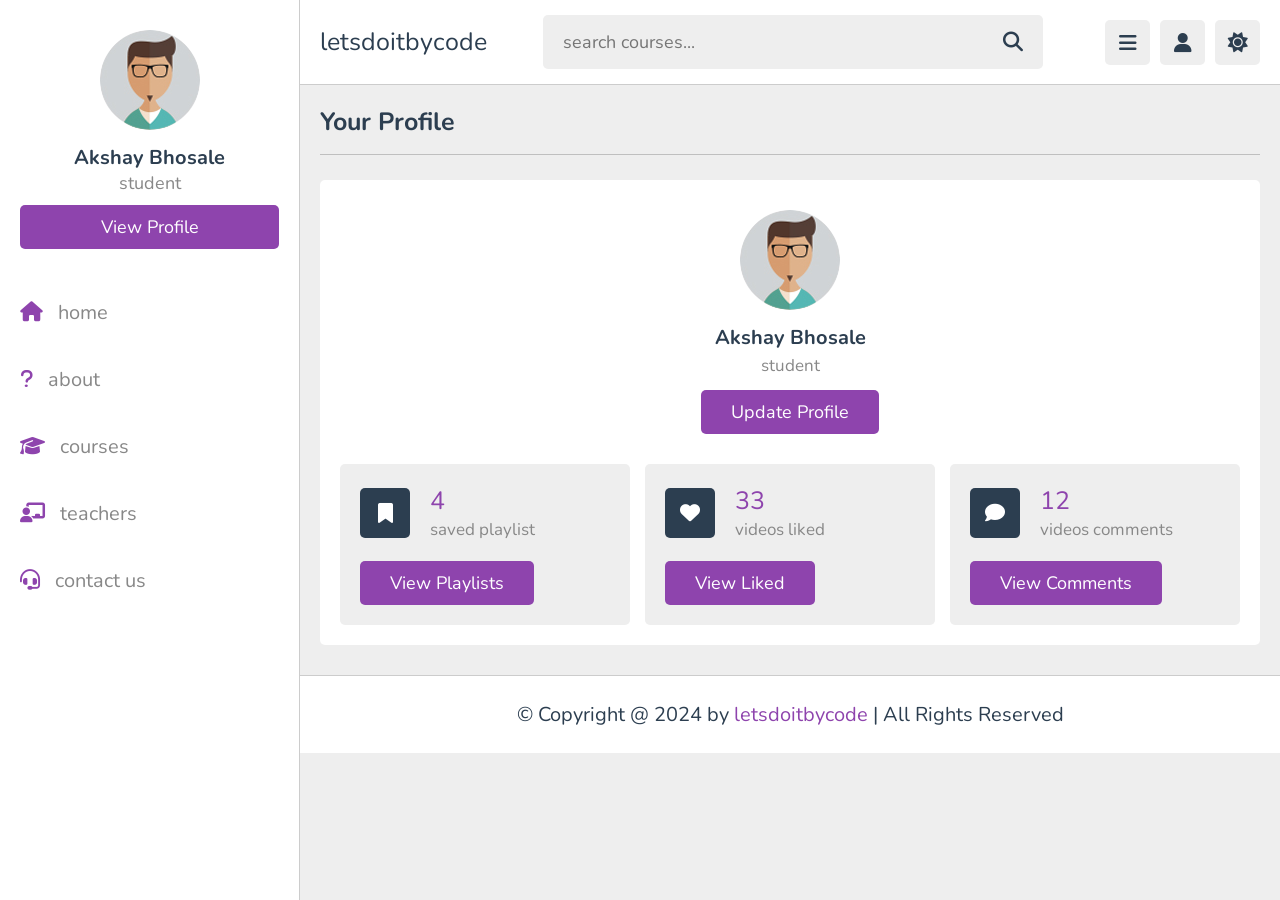
<file: profile.html>
<!DOCTYPE html>
<html lang="en">
<head>
   <meta charset="UTF-8">
   <meta http-equiv="X-UA-Compatible" content="IE=edge">
   <meta name="viewport" content="width=device-width, initial-scale=1.0">
   <title>profile</title>

   <!-- font awesome cdn link  -->
   <link rel="stylesheet" href="https://cdnjs.cloudflare.com/ajax/libs/font-awesome/6.1.2/css/all.min.css">

   <!-- custom css file link  -->
   <link rel="stylesheet" href="css/style.css">

</head>
<body>

<header class="header">
   
   <section class="flex">

      <a href="index.html" class="logo">letsdoitbycode</a>

      <form action="search.html" method="post" class="search-form">
         <input type="text" name="search_box" required placeholder="search courses..." maxlength="100">
         <button type="submit" class="fas fa-search"></button>
      </form>

      <div class="icons">
         <div id="menu-btn" class="fas fa-bars"></div>
         <div id="search-btn" class="fas fa-search"></div>
         <div id="user-btn" class="fas fa-user"></div>
         <div id="toggle-btn" class="fas fa-sun"></div>
      </div>

      <div class="profile">
         <img src="images/pic-1.jpg" class="image" alt="">
         <h3 class="name">Akshay Bhosale</h3>
         <p class="role">student</p>
         <a href="profile.html" class="btn">view profile</a>
         <div class="flex-btn">
            <a href="login.html" class="option-btn">login</a>
            <a href="register.html" class="option-btn">register</a>
         </div>
      </div>

   </section>

</header>   

<div class="side-bar">

   <div id="close-btn">
      <i class="fas fa-times"></i>
   </div>

   <div class="profile">
      <img src="images/pic-1.jpg" class="image" alt="">
      <h3 class="name">Akshay Bhosale</h3>
      <p class="role">student</p>
      <a href="profile.html" class="btn">view profile</a>
   </div>

   <nav class="navbar">
      <a href="index.html"><i class="fas fa-home"></i><span>home</span></a>
      <a href="about.html"><i class="fas fa-question"></i><span>about</span></a>
      <a href="courses.html"><i class="fas fa-graduation-cap"></i><span>courses</span></a>
      <a href="teachers.html"><i class="fas fa-chalkboard-user"></i><span>teachers</span></a>
      <a href="contact.html"><i class="fas fa-headset"></i><span>contact us</span></a>
   </nav>

</div>

<section class="user-profile">

   <h1 class="heading">your profile</h1>

   <div class="info">

      <div class="user">
         <img src="images/pic-1.jpg" alt="">
         <h3>Akshay Bhosale</h3>
         <p>student</p>
         <a href="update.html" class="inline-btn">update profile</a>
      </div>
   
      <div class="box-container">
   
         <div class="box">
            <div class="flex">
               <i class="fas fa-bookmark"></i>
               <div>
                  <span>4</span>
                  <p>saved playlist</p>
               </div>
            </div>
            <a href="#" class="inline-btn">view playlists</a>
         </div>
   
         <div class="box">
            <div class="flex">
               <i class="fas fa-heart"></i>
               <div>
                  <span>33</span>
                  <p>videos liked</p>
               </div>
            </div>
            <a href="#" class="inline-btn">view liked</a>
         </div>
   
         <div class="box">
            <div class="flex">
               <i class="fas fa-comment"></i>
               <div>
                  <span>12</span>
                  <p>videos comments</p>
               </div>
            </div>
            <a href="#" class="inline-btn">view comments</a>
         </div>
   
      </div>
   </div>

</section>


<footer class="footer">

   &copy; Copyright @ 2024 by <span>letsdoitbycode</span> | All Rights Reserved

</footer>

<!-- custom js file link  -->
<script src="js/script.js"></script>

   
</body>
</html>
</file>
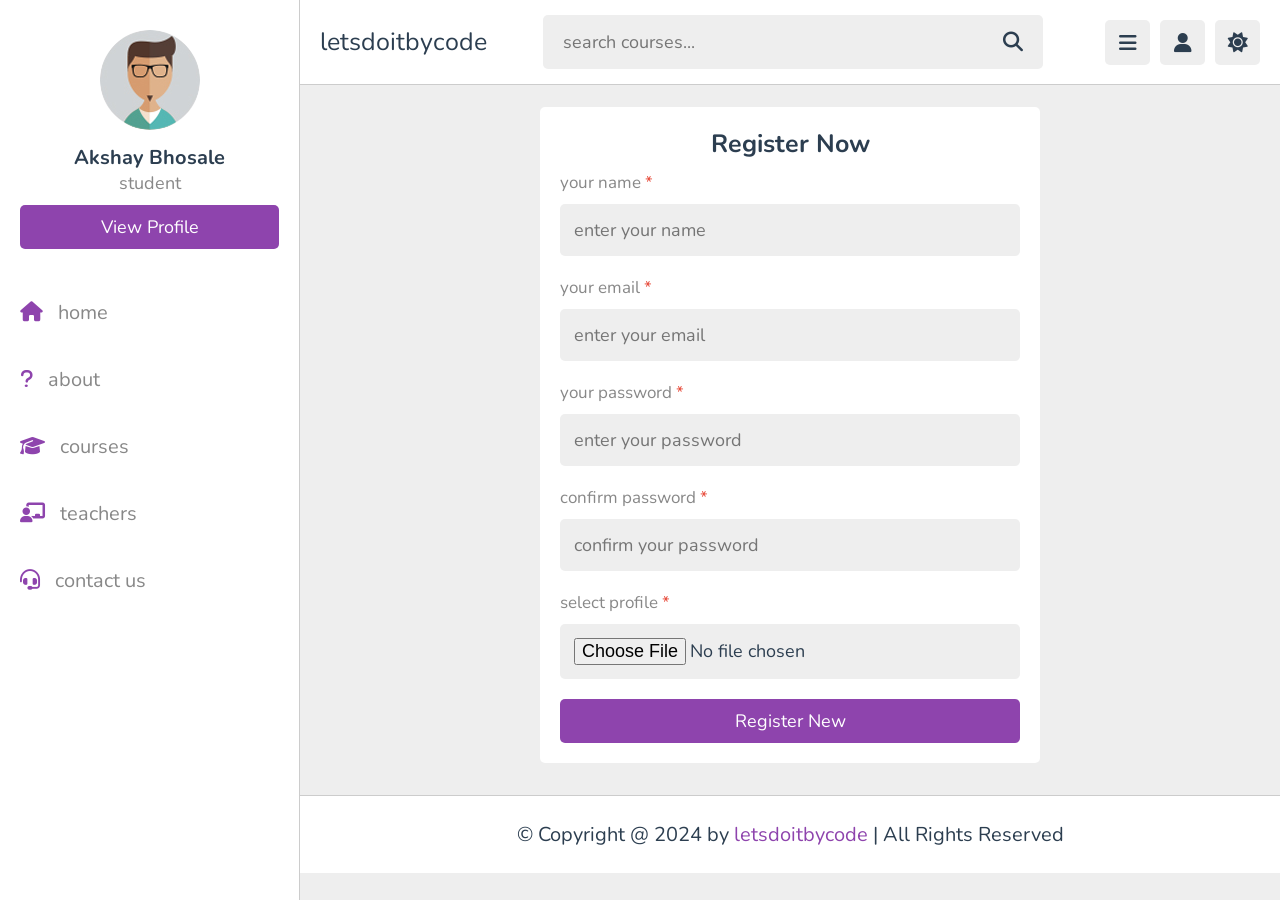
<file: register.html>
<!DOCTYPE html>
<html lang="en">
<head>
   <meta charset="UTF-8">
   <meta http-equiv="X-UA-Compatible" content="IE=edge">
   <meta name="viewport" content="width=device-width, initial-scale=1.0">
   <title>register</title>

   <!-- font awesome cdn link  -->
   <link rel="stylesheet" href="https://cdnjs.cloudflare.com/ajax/libs/font-awesome/6.1.2/css/all.min.css">

   <!-- custom css file link  -->
   <link rel="stylesheet" href="css/style.css">

</head>
<body>

<header class="header">
   
   <section class="flex">

      <a href="index.html" class="logo">letsdoitbycode</a>

      <form action="search.html" method="post" class="search-form">
         <input type="text" name="search_box" required placeholder="search courses..." maxlength="100">
         <button type="submit" class="fas fa-search"></button>
      </form>

      <div class="icons">
         <div id="menu-btn" class="fas fa-bars"></div>
         <div id="search-btn" class="fas fa-search"></div>
         <div id="user-btn" class="fas fa-user"></div>
         <div id="toggle-btn" class="fas fa-sun"></div>
      </div>

      <div class="profile">
         <img src="images/pic-1.jpg" class="image" alt="">
         <h3 class="name">Akshay Bhosale</h3>
         <p class="role">student</p>
         <a href="profile.html" class="btn">view profile</a>
         <div class="flex-btn">
            <a href="login.html" class="option-btn">login</a>
            <a href="register.html" class="option-btn">register</a>
         </div>
      </div>

   </section>

</header>   

<div class="side-bar">

   <div id="close-btn">
      <i class="fas fa-times"></i>
   </div>

   <div class="profile">
      <img src="images/pic-1.jpg" class="image" alt="">
      <h3 class="name">Akshay Bhosale</h3>
      <p class="role">student</p>
      <a href="profile.html" class="btn">view profile</a>
   </div>

   <nav class="navbar">
      <a href="index.html"><i class="fas fa-home"></i><span>home</span></a>
      <a href="about.html"><i class="fas fa-question"></i><span>about</span></a>
      <a href="courses.html"><i class="fas fa-graduation-cap"></i><span>courses</span></a>
      <a href="teachers.html"><i class="fas fa-chalkboard-user"></i><span>teachers</span></a>
      <a href="contact.html"><i class="fas fa-headset"></i><span>contact us</span></a>
   </nav>

</div>

<section class="form-container">

   <form action="" method="post" enctype="multipart/form-data">
      <h3>register now</h3>
      <p>your name <span>*</span></p>
      <input type="text" name="name" placeholder="enter your name" required maxlength="50" class="box">
      <p>your email <span>*</span></p>
      <input type="email" name="email" placeholder="enter your email" required maxlength="50" class="box">
      <p>your password <span>*</span></p>
      <input type="password" name="pass" placeholder="enter your password" required maxlength="20" class="box">
      <p>confirm password <span>*</span></p>
      <input type="password" name="c_pass" placeholder="confirm your password" required maxlength="20" class="box">
      <p>select profile <span>*</span></p>
      <input type="file" accept="image/*" required class="box">
      <input type="submit" value="register new" name="submit" class="btn">
   </form>

</section>



<footer class="footer">

   &copy; Copyright @ 2024 by <span>letsdoitbycode</span> | All Rights Reserved

</footer>

<!-- custom js file link  -->
<script src="js/script.js"></script>

   
</body>
</html>
</file>
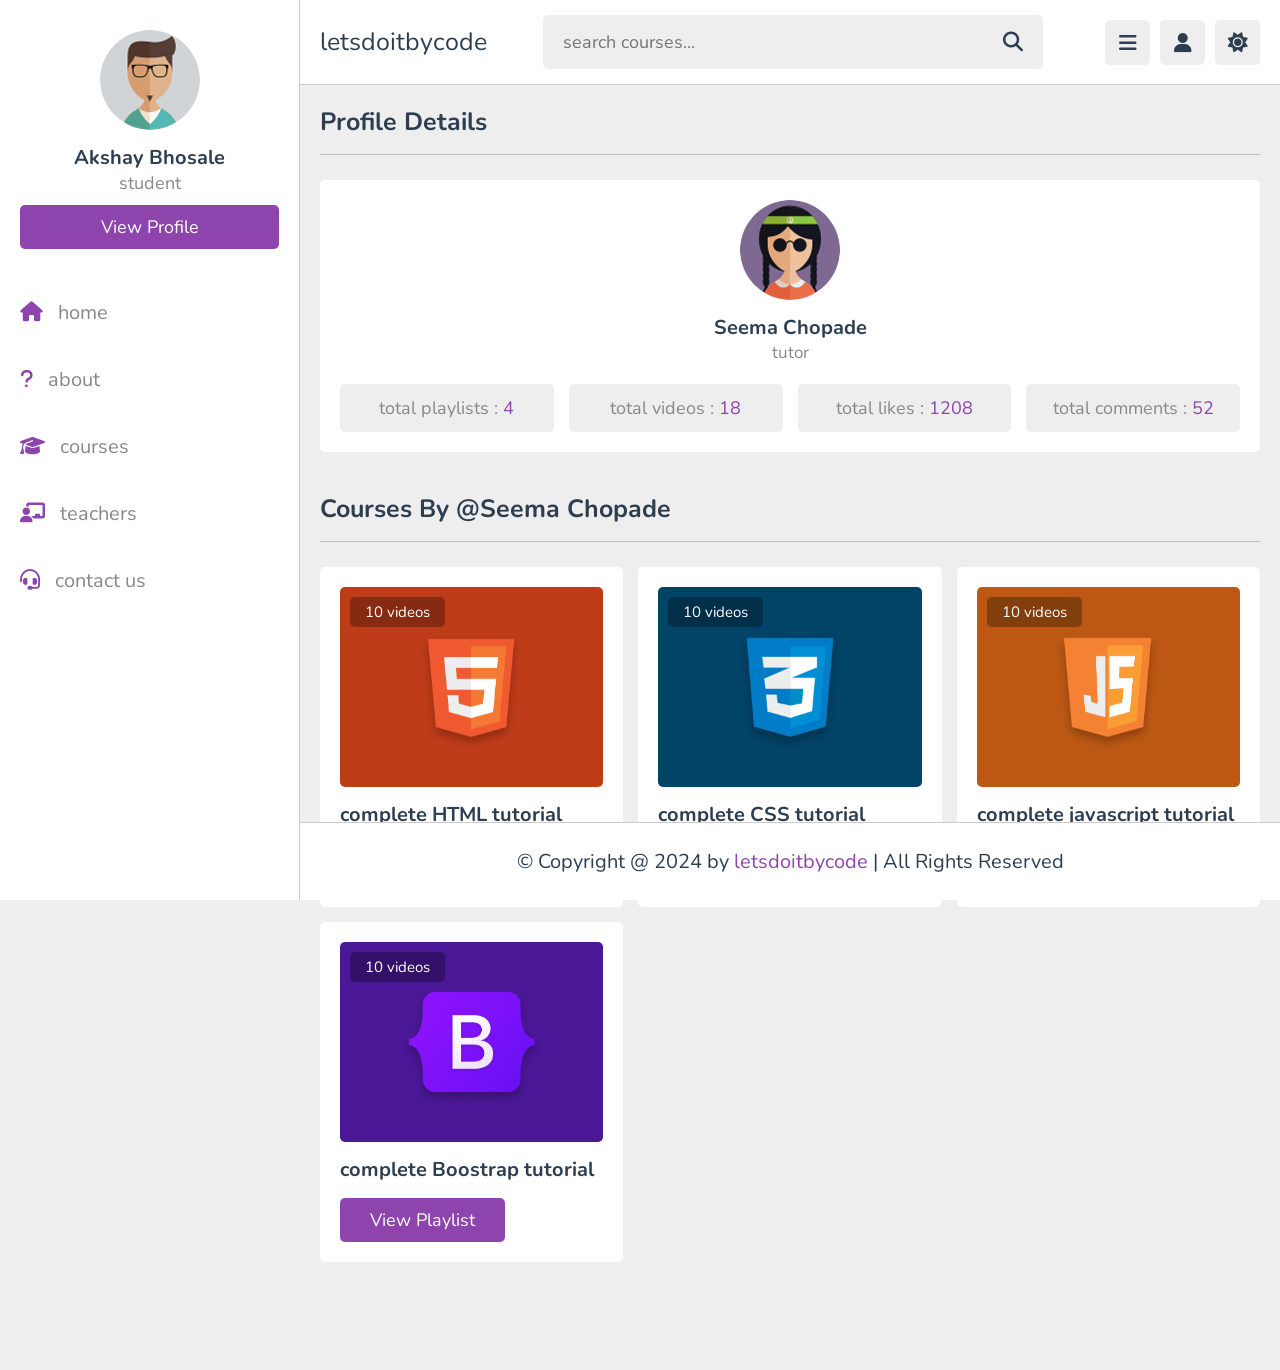
<file: teacher_profile.html>
<!DOCTYPE html>
<html lang="en">
<head>
   <meta charset="UTF-8">
   <meta http-equiv="X-UA-Compatible" content="IE=edge">
   <meta name="viewport" content="width=device-width, initial-scale=1.0">
   <title>tutor profile</title>

   <!-- font awesome cdn link  -->
   <link rel="stylesheet" href="https://cdnjs.cloudflare.com/ajax/libs/font-awesome/6.1.2/css/all.min.css">

   <!-- custom css file link  -->
   <link rel="stylesheet" href="css/style.css">

</head>
<body>

<header class="header">
   
   <section class="flex">

      <a href="index.html" class="logo">letsdoitbycode</a>

      <form action="search.html" method="post" class="search-form">
         <input type="text" name="search_box" required placeholder="search courses..." maxlength="100">
         <button type="submit" class="fas fa-search"></button>
      </form>

      <div class="icons">
         <div id="menu-btn" class="fas fa-bars"></div>
         <div id="search-btn" class="fas fa-search"></div>
         <div id="user-btn" class="fas fa-user"></div>
         <div id="toggle-btn" class="fas fa-sun"></div>
      </div>

      <div class="profile">
         <img src="images/pic-1.jpg" class="image" alt="">
         <h3 class="name">Akshay Bhosale</h3>
         <p class="role">student</p>
         <a href="profile.html" class="btn">view profile</a>
         <div class="flex-btn">
            <a href="login.html" class="option-btn">login</a>
            <a href="register.html" class="option-btn">register</a>
         </div>
      </div>

   </section>

</header>   

<div class="side-bar">

   <div id="close-btn">
      <i class="fas fa-times"></i>
   </div>

   <div class="profile">
      <img src="images/pic-1.jpg" class="image" alt="">
      <h3 class="name">Akshay Bhosale</h3>
      <p class="role">student</p>
      <a href="profile.html" class="btn">view profile</a>
   </div>

   <nav class="navbar">
      <a href="index.html"><i class="fas fa-home"></i><span>home</span></a>
      <a href="about.html"><i class="fas fa-question"></i><span>about</span></a>
      <a href="courses.html"><i class="fas fa-graduation-cap"></i><span>courses</span></a>
      <a href="teachers.html"><i class="fas fa-chalkboard-user"></i><span>teachers</span></a>
      <a href="contact.html"><i class="fas fa-headset"></i><span>contact us</span></a>
   </nav>

</div>

<section class="teacher-profile">

   <h1 class="heading">profile details</h1>

   <div class="details">
      <div class="tutor">
         <img src="images/pic-2.jpg" alt="">
         <h3>Seema Chopade</h3>
         <span>tutor</span>
      </div>
      <div class="flex">
         <p>total playlists : <span>4</span></p>
         <p>total videos : <span>18</span></p>
         <p>total likes : <span>1208</span></p>
         <p>total comments : <span>52</span></p>
      </div>
   </div>

</section>

<section class="courses">

   <h1 class="heading">Courses by @Seema Chopade</h1>

   <div class="box-container">

      <div class="box">
         <div class="thumb">
            <img src="images/thumb-1.png" alt="">
            <span>10 videos</span>
         </div>
         <h3 class="title">complete HTML tutorial</h3>
         <a href="playlist.html" class="inline-btn">view playlist</a>
      </div>

      <div class="box">
         <div class="thumb">
            <img src="images/thumb-2.png" alt="">
            <span>10 videos</span>
         </div>
         <h3 class="title">complete CSS tutorial</h3>
         <a href="playlist.html" class="inline-btn">view playlist</a>
      </div>

      <div class="box">
         <div class="thumb">
            <img src="images/thumb-3.png" alt="">
            <span>10 videos</span>
         </div>
         <h3 class="title">complete javascript tutorial</h3>
         <a href="playlist.html" class="inline-btn">view playlist</a>
      </div>

      <div class="box">
         <div class="thumb">
            <img src="images/thumb-4.png" alt="">
            <span>10 videos</span>
         </div>
         <h3 class="title">complete Boostrap tutorial</h3>
         <a href="playlist.html" class="inline-btn">view playlist</a>
      </div>

   </div>

</section>



<footer class="footer">

   &copy; Copyright @ 2024 by <span>letsdoitbycode</span> | All Rights Reserved

</footer>

<!-- custom js file link  -->
<script src="js/script.js"></script>

   
</body>
</html>
</file>
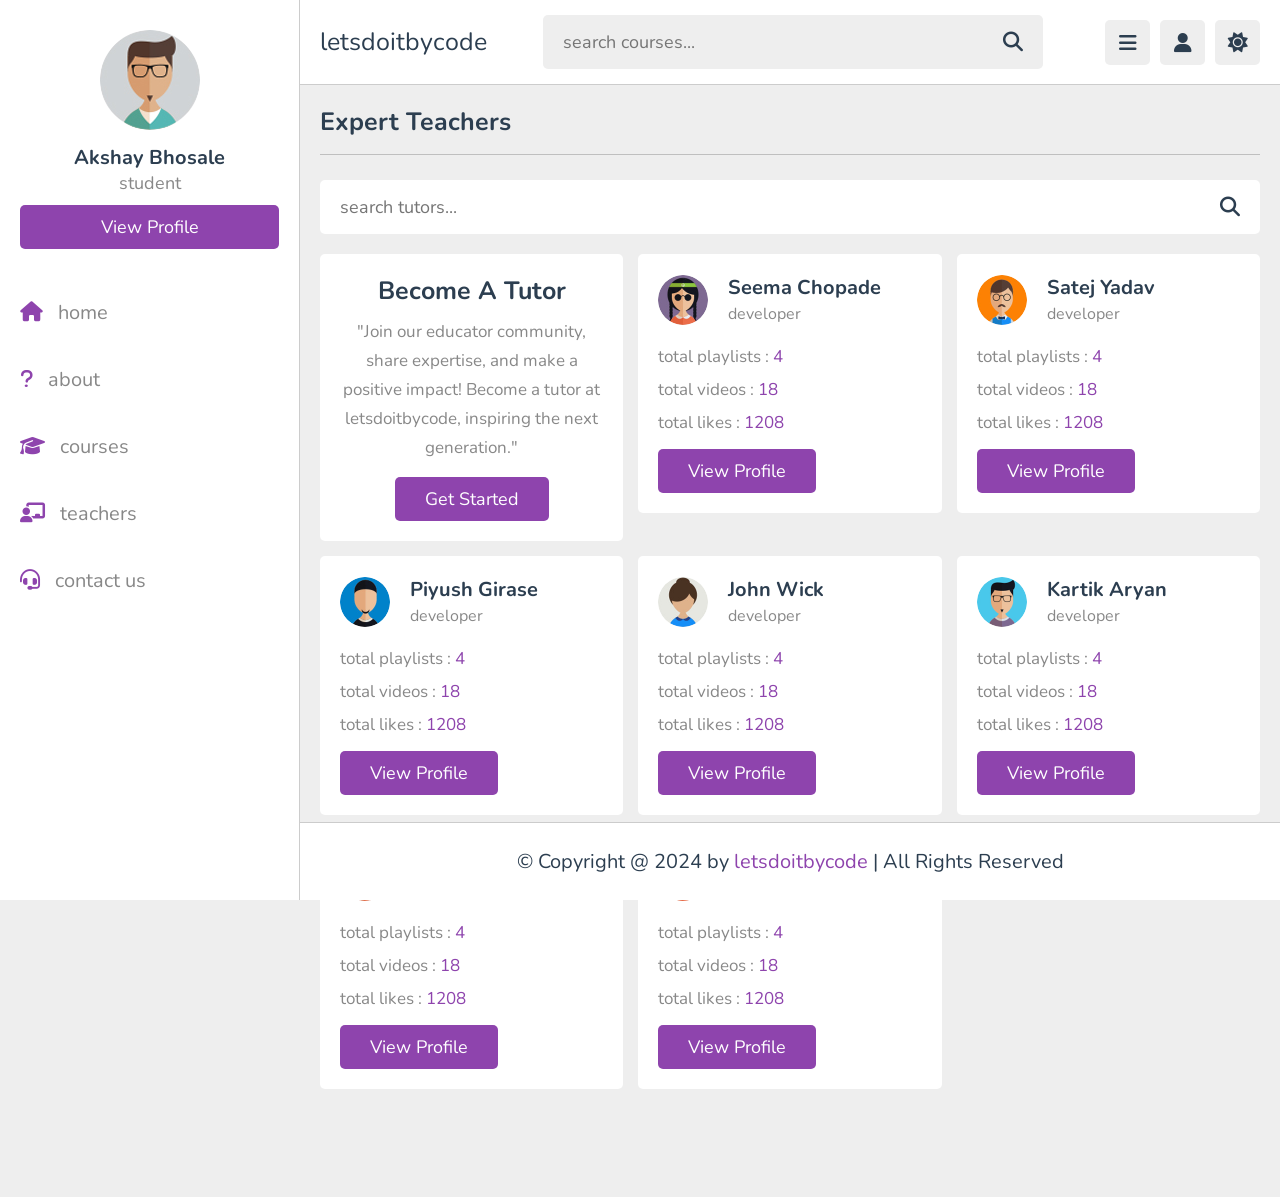
<file: teachers.html>
<!DOCTYPE html>
<html lang="en">
<head>
   <meta charset="UTF-8">
   <meta http-equiv="X-UA-Compatible" content="IE=edge">
   <meta name="viewport" content="width=device-width, initial-scale=1.0">
   <title>teachers</title>

   <!-- font awesome cdn link  -->
   <link rel="stylesheet" href="https://cdnjs.cloudflare.com/ajax/libs/font-awesome/6.1.2/css/all.min.css">

   <!-- custom css file link  -->
   <link rel="stylesheet" href="css/style.css">

</head>
<body>

<header class="header">
   
   <section class="flex">

      <a href="index.html" class="logo">letsdoitbycode</a>

      <form action="search.html" method="post" class="search-form">
         <input type="text" name="search_box" required placeholder="search courses..." maxlength="100">
         <button type="submit" class="fas fa-search"></button>
      </form>

      <div class="icons">
         <div id="menu-btn" class="fas fa-bars"></div>
         <div id="search-btn" class="fas fa-search"></div>
         <div id="user-btn" class="fas fa-user"></div>
         <div id="toggle-btn" class="fas fa-sun"></div>
      </div>

      <div class="profile">
         <img src="images/pic-1.jpg" class="image" alt="">
         <h3 class="name">Akshay Bhosale</h3>
         <p class="role">student</p>
         <a href="profile.html" class="btn">view profile</a>
         <div class="flex-btn">
            <a href="login.html" class="option-btn">login</a>
            <a href="register.html" class="option-btn">register</a>
         </div>
      </div>

   </section>

</header>   

<div class="side-bar">

   <div id="close-btn">
      <i class="fas fa-times"></i>
   </div>

   <div class="profile">
      <img src="images/pic-1.jpg" class="image" alt="">
      <h3 class="name">Akshay Bhosale</h3>
      <p class="role">student</p>
      <a href="profile.html" class="btn">view profile</a>
   </div>

   <nav class="navbar">
      <a href="index.html"><i class="fas fa-home"></i><span>home</span></a>
      <a href="about.html"><i class="fas fa-question"></i><span>about</span></a>
      <a href="courses.html"><i class="fas fa-graduation-cap"></i><span>courses</span></a>
      <a href="teachers.html"><i class="fas fa-chalkboard-user"></i><span>teachers</span></a>
      <a href="contact.html"><i class="fas fa-headset"></i><span>contact us</span></a>
   </nav>

</div>

<section class="teachers">

   <h1 class="heading">expert teachers</h1>

   <form action="" method="post" class="search-tutor">
      <input type="text" name="search_box" placeholder="search tutors..." required maxlength="100">
      <button type="submit" class="fas fa-search" name="search_tutor"></button>
   </form>

   <div class="box-container">

      <div class="box offer">
         <h3>become a tutor</h3>
         <p>"Join our educator community, share expertise, and make a positive impact! Become a tutor at letsdoitbycode, inspiring the next generation."</p>
         <a href="register.html" class="inline-btn">get started</a>
      </div>

      <div class="box">
         <div class="tutor">
            <img src="images/pic-2.jpg" alt="">
            <div>
               <h3>Seema Chopade</h3>
               <span>developer</span>
            </div>
         </div>
         <p>total playlists : <span>4</span></p>
         <p>total videos : <span>18</span></p>
         <p>total likes : <span>1208</span></p>
         <a href="teacher_profile.html" class="inline-btn">view profile</a>
      </div>

      <div class="box">
         <div class="tutor">
            <img src="images/pic-3.jpg" alt="">
            <div>
               <h3>Satej Yadav</h3>
               <span>developer</span>
            </div>
         </div>
         <p>total playlists : <span>4</span></p>
         <p>total videos : <span>18</span></p>
         <p>total likes : <span>1208</span></p>
         <a href="teacher_profile.html" class="inline-btn">view profile</a>
      </div>

      <div class="box">
         <div class="tutor">
            <img src="images/pic-4.jpg" alt="">
            <div>
               <h3>Piyush Girase</h3>
               <span>developer</span>
            </div>
         </div>
         <p>total playlists : <span>4</span></p>
         <p>total videos : <span>18</span></p>
         <p>total likes : <span>1208</span></p>
         <a href="teacher_profile.html" class="inline-btn">view profile</a>
      </div>

      <div class="box">
         <div class="tutor">
            <img src="images/pic-5.jpg" alt="">
            <div>
               <h3>John Wick</h3>
               <span>developer</span>
            </div>
         </div>
         <p>total playlists : <span>4</span></p>
         <p>total videos : <span>18</span></p>
         <p>total likes : <span>1208</span></p>
         <a href="teacher_profile.html" class="inline-btn">view profile</a>
      </div>

      <div class="box">
         <div class="tutor">
            <img src="images/pic-6.jpg" alt="">
            <div>
               <h3>Kartik Aryan</h3>
               <span>developer</span>
            </div>
         </div>
         <p>total playlists : <span>4</span></p>
         <p>total videos : <span>18</span></p>
         <p>total likes : <span>1208</span></p>
         <a href="teacher_profile.html" class="inline-btn">view profile</a>
      </div>

      <div class="box">
         <div class="tutor">
            <img src="images/pic-7.jpg" alt="">
            <div>
               <h3>Karan Nair</h3>
               <span>developer</span>
            </div>
         </div>
         <p>total playlists : <span>4</span></p>
         <p>total videos : <span>18</span></p>
         <p>total likes : <span>1208</span></p>
         <a href="teacher_profile.html" class="inline-btn">view profile</a>
      </div>

      <div class="box">
         <div class="tutor">
            <img src="images/pic-8.jpg" alt="">
            <div>
               <h3>Sanjay Datt</h3>
               <span>developer</span>
            </div>
         </div>
         <p>total playlists : <span>4</span></p>
         <p>total videos : <span>18</span></p>
         <p>total likes : <span>1208</span></p>
         <a href="teacher_profile.html" class="inline-btn">view profile</a>
      </div>

   </div>

</section>



<footer class="footer">

   &copy; Copyright @ 2024 by <span>letsdoitbycode</span> | All Rights Reserved

</footer>

<!-- custom js file link  -->
<script src="js/script.js"></script>

   
</body>
</html>
</file>
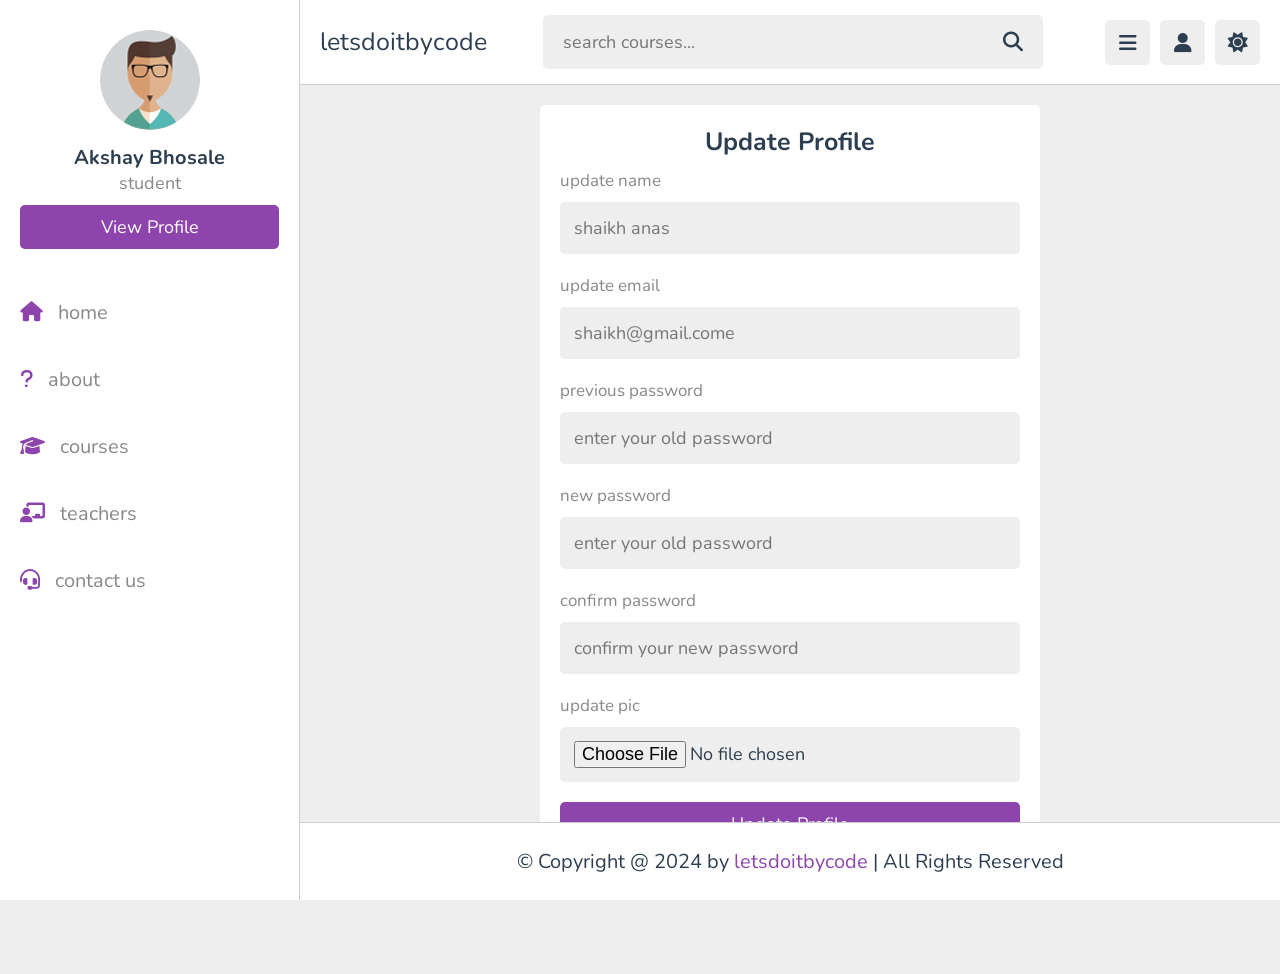
<file: update.html>
<!DOCTYPE html>
<html lang="en">
<head>
   <meta charset="UTF-8">
   <meta http-equiv="X-UA-Compatible" content="IE=edge">
   <meta name="viewport" content="width=device-width, initial-scale=1.0">
   <title>update</title>

   <!-- font awesome cdn link  -->
   <link rel="stylesheet" href="https://cdnjs.cloudflare.com/ajax/libs/font-awesome/6.1.2/css/all.min.css">

   <!-- custom css file link  -->
   <link rel="stylesheet" href="css/style.css">

</head>
<body>

<header class="header">
   
   <section class="flex">

      <a href="index.html" class="logo">letsdoitbycode</a>

      <form action="search.html" method="post" class="search-form">
         <input type="text" name="search_box" required placeholder="search courses..." maxlength="100">
         <button type="submit" class="fas fa-search"></button>
      </form>

      <div class="icons">
         <div id="menu-btn" class="fas fa-bars"></div>
         <div id="search-btn" class="fas fa-search"></div>
         <div id="user-btn" class="fas fa-user"></div>
         <div id="toggle-btn" class="fas fa-sun"></div>
      </div>

      <div class="profile">
         <img src="images/pic-1.jpg" class="image" alt="">
         <h3 class="name">Akshay Bhosale</h3>
         <p class="role">student</p>
         <a href="profile.html" class="btn">view profile</a>
         <div class="flex-btn">
            <a href="login.html" class="option-btn">login</a>
            <a href="register.html" class="option-btn">register</a>
         </div>
      </div>

   </section>

</header>   

<div class="side-bar">

   <div id="close-btn">
      <i class="fas fa-times"></i>
   </div>

   <div class="profile">
      <img src="images/pic-1.jpg" class="image" alt="">
      <h3 class="name">Akshay Bhosale</h3>
      <p class="role">student</p>
      <a href="profile.html" class="btn">view profile</a>
   </div>

   <nav class="navbar">
      <a href="index.html"><i class="fas fa-home"></i><span>home</span></a>
      <a href="about.html"><i class="fas fa-question"></i><span>about</span></a>
      <a href="courses.html"><i class="fas fa-graduation-cap"></i><span>courses</span></a>
      <a href="teachers.html"><i class="fas fa-chalkboard-user"></i><span>teachers</span></a>
      <a href="contact.html"><i class="fas fa-headset"></i><span>contact us</span></a>
   </nav>

</div>

<section class="form-container">

   <form action="" method="post" enctype="multipart/form-data">
      <h3>update profile</h3>
      <p>update name</p>
      <input type="text" name="name" placeholder="shaikh anas" maxlength="50" class="box">
      <p>update email</p>
      <input type="email" name="email" placeholder="shaikh@gmail.come" maxlength="50" class="box">
      <p>previous password</p>
      <input type="password" name="old_pass" placeholder="enter your old password" maxlength="20" class="box">
      <p>new password</p>
      <input type="password" name="new_pass" placeholder="enter your old password" maxlength="20" class="box">
      <p>confirm password</p>
      <input type="password" name="c_pass" placeholder="confirm your new password" maxlength="20" class="box">
      <p>update pic</p>
      <input type="file" accept="image/*" class="box">
      <input type="submit" value="update profile" name="submit" class="btn">
   </form>

</section>



<footer class="footer">

   &copy; Copyright @ 2024 by <span>letsdoitbycode</span> | All Rights Reserved

</footer>

<!-- custom js file link  -->
<script src="js/script.js"></script>

   
</body>
</html>
</file>
<file: css/style.css>
@import url('https://fonts.googleapis.com/css2?family=Nunito:wght@200;300;400;500;600;700&display=swap');

:root{
   --main-color:#8e44ad;
   --red:#e74c3c;
   --orange:#4777c6;
   --white:#fff;
   --black:#2c3e50;
   --light-color:#888;
   --light-bg:#eee;
   --border:.1rem solid rgba(0,0,0,.2);
}

*{
   font-family: 'Nunito', sans-serif;
   margin:0; padding:0;
   box-sizing: border-box;
   outline: none; border:none;
   text-decoration: none;
}

*::selection{
   background-color: var(--main-color);
   color:#fff;
}

html{
   font-size: 62.5%;
   overflow-x: hidden;
}

html::-webkit-scrollbar{
   width: 1rem;
   height: .5rem;
}

html::-webkit-scrollbar-track{
   background-color: transparent;
}

html::-webkit-scrollbar-thumb{
   background-color: var(--main-color);
}

body{
   background-color: var(--light-bg);
   padding-left: 30rem;
}

body.dark {
   --light-color: #999;
   --light-bg: #1a1a1a;
   --black: #ffffff;
   --white: #111;
   --border: .1rem solid rgba(255, 255, 255, .2);
}


body.active{
   padding-left: 0;
}

section{
   padding:2rem;
   margin: 0 auto;
   max-width: 1200px;
}

.heading{
   font-size: 2.5rem;
   color:var(--black);
   margin-bottom: 2.5rem;
   border-bottom: var(--border);
   padding-bottom: 1.5rem;
   text-transform: capitalize;
}

.inline-btn,
.inline-option-btn,
.inline-delete-btn,
.btn,
.delete-btn,
.option-btn{
   border-radius: .5rem;
   color:#fff;
   font-size: 1.8rem;
   cursor: pointer;
   text-transform: capitalize;
   padding:1rem 3rem;
   text-align: center;
   margin-top: 1rem;
}

.btn,
.delete-btn,
.option-btn{
   display: block;
   width: 100%;
}

.inline-btn,
.inline-option-btn,
.inline-delete-btn{
   display: inline-block;
}

.btn,
.inline-btn{
   background-color: var(--main-color);
}

.option-btn,
.inline-option-btn{
   background-color:var(--orange);
}

.delete-btn,
.inline-delete-btn{
   background-color: var(--red);
}

.inline-btn:hover,
.inline-option-btn:hover,
.inline-delete-btn:hover,
.btn:hover,
.delete-btn:hover,
.option-btn:hover{
   background-color: var(--black);
   color: var(--white);
}

.flex-btn{
   display: flex;
   gap: 1rem;
}

.header{
   position: sticky;
   top:0; left:0; right: 0;
   background-color: var(--white);
   z-index: 1000;
   border-bottom: var(--border);
}

.header .flex{
   display: flex;
   align-items: center;
   justify-content: space-between;
   position: relative;
   padding: 1.5rem 2rem;
}

.header .flex .logo{
   font-size: 2.5rem;
   color: var(--black);
}

.header .flex .search-form{
   width: 50rem;
   border-radius: .5rem;
   background-color: var(--light-bg);
   padding:1.5rem 2rem;
   display: flex;
   gap:2rem;

}

.header .flex .search-form input{
   width: 100%;
   font-size: 1.8rem;
   color:var(--black);
   background:none;
}

.header .flex .search-form button{
   background:none;
   font-size: 2rem;
   cursor: pointer;
   color:var(--black);
}

.header .flex .search-form button:hover{
   color: var(--main-color);
}

.header .flex .icons div{
   font-size: 2rem;
   color:var(--black);
   background-color: var(--light-bg);
   border-radius: .5rem;
   height: 4.5rem;
   width: 4.5rem;
   line-height: 4.5rem;
   cursor: pointer;
   text-align: center;
   margin-left: .7rem;
}

.header .flex .icons div:hover{
   background-color: var(--black);
   color:var(--white);
}

.header .flex .profile{
   position: absolute;
   top:120%; right: 2rem;
   background-color: var(--white);
   border-radius: .5rem;
   padding: 1.5rem;
   text-align: center;
   overflow: hidden;
   transform-origin: top right;
   transform: scale(0);
   transition: .2s linear;
   width: 30rem;
}

.header .flex .profile.active{
   transform: scale(1);
}

.header .flex .profile .image{
   height: 10rem;
   width: 10rem;
   border-radius: 50%;
   object-fit: contain;
   margin-bottom: 1rem;
}

.header .flex .profile .name{
   font-size: 2rem;
   color:var(--black);
   overflow: hidden;
   text-overflow: ellipsis;
   white-space: nowrap;
}

.header .flex .profile .role{
   font-size: 1.8rem;
   color: var(--light-color);
}

#search-btn{
   display: none;
}

.side-bar{
   position: fixed;
   top: 0; left: 0;
   width: 30rem;
   background-color: var(--white);
   height: 100vh;
   border-right: var(--border);
   z-index: 1200;
}

.side-bar #close-btn{
   text-align: right;
   padding: 2rem;
   display: none;
}

.side-bar #close-btn i{
   text-align: right;
   font-size: 2.5rem;
   background:var(--red);
   border-radius: .5rem;
   color:var(--white);
   cursor: pointer;
   height: 4.5rem;
   width: 4.5rem;
   line-height: 4.5rem;
   text-align: center;
}

.side-bar #close-btn i:hover{
   background-color: var(--black);
}

.side-bar .profile{
   padding:3rem 2rem;
   text-align: center;
}

.side-bar .profile .image{
   height: 10rem;
   width: 10rem;
   border-radius: 50%;
   object-fit: contain;
   margin-bottom: 1rem;
}

.side-bar .profile .name{
   font-size: 2rem;
   color:var(--black);
   overflow: hidden;
   text-overflow: ellipsis;
   white-space: nowrap;
}

.side-bar .profile .role{
   font-size: 1.8rem;
   color: var(--light-color);
}

.side-bar .navbar a{
   display: block;
   padding: 2rem;
   font-size: 2rem;
}

.side-bar .navbar a i{
   margin-right: 1.5rem;
   color:var(--main-color);
   transition: .2s linear;
}

.side-bar .navbar a span{
   color:var(--light-color);
}

.side-bar .navbar a:hover{
   background-color: var(--light-bg);
}

.side-bar .navbar a:hover i{
   margin-right: 2.5rem;
}

.side-bar.active{
   left: -30rem;
}

.home-grid .box-container{
   display: grid;
   grid-template-columns: repeat(auto-fit, 27.5rem);
   gap:1.5rem;
   justify-content: center;
   align-items: flex-start;
}

.home-grid .box-container .box{
   background-color: var(--white);
   border-radius: .5rem;
   padding:2rem;
}

.home-grid .box-container .box .title{
   font-size: 2rem;
   color: var(--black);
   text-transform: capitalize;
}

.home-grid .box-container .box .flex{
   display: flex;
   flex-wrap: wrap;
   gap: 1.5rem;
   margin-top: 2rem;
}

.home-grid .box-container .flex a{
   background-color: var(--light-bg);
   border-radius: .5rem;
   padding: 1rem 1.5rem;
   font-size: 1.5rem;
}

.home-grid .box-container .flex a i{
   margin-right: 1rem;
   color:var(--black);
}

.home-grid .box-container .flex a span{
   color:var(--light-color);
}

.home-grid .box-container .flex a:hover{
   background-color: var(--black);
}

.home-grid .box-container .flex a:hover span{
   color:var(--white);
}

.home-grid .box-container .flex a:hover i{
   color:var(--white);
}

.home-grid .box-container .tutor{
   padding: 1rem 0;
   font-size: 1.8rem;
   color:var(--light-color);
   line-height: 2;
}

.home-grid .box-container .likes{
   color:var(--light-color);
   font-size: 1.7rem;
   margin-top: 1.5rem;
}

.home-grid .box-container .likes span{
   color:var(--main-color);
}

.about .row{
   display: flex;
   align-items: center;
   flex-wrap: wrap;
   gap:1.5rem;
}

.about .row .image{
   flex: 1 1 40rem;
}

.about .row .image img{
   width: 100%;
   height: 50rem;
}

.about .row .content{
   flex: 1 1 40rem;
}

.about .row .content p{
   font-size: 1.7rem;
   line-height: 2;
   color: var(--light-color);
   padding: 1rem 0;
}

.about .row .content h3{
   font-size: 3rem;
   color:var(--black);
   text-transform: capitalize;
}

.about .box-container{
   display: grid;
   grid-template-columns: repeat(auto-fit, minmax(27rem, 1fr));
   gap:1.5rem;
   justify-content: center;
   align-items: flex-start;
   margin-top: 3rem;
}

.about .box-container .box{
   border-radius: .5rem;
   background-color: var(--white);
   padding: 2rem;
   display: flex;
   align-items: center;
   gap: 2.5rem;
}

.about .box-container .box i{
   font-size: 4rem;
   color: var(--main-color);
}

.about .box-container .box h3{
   font-size: 2.5rem;
   color: var(--black);
   margin-bottom: .3rem;
}

.about .box-container .box p{
   font-size: 1.7rem;
   color:var(--light-color);
}

.reviews .box-container{
   display: grid;
   grid-template-columns: repeat(auto-fit, minmax(30rem, 1fr));
   gap:1.5rem;
   justify-content: center;
   align-items: flex-start;
}

.reviews .box-container .box{
   border-radius: .5rem;
   background-color: var(--white);
   padding: 2rem;
}

.reviews .box-container .box p{
   line-height: 1.7;
   font-size: 1.7rem;
   color: var(--light-color);
}

.reviews .box-container .box .student{
   margin-top: 2rem;
   display: flex;
   align-items: center;
   gap: 1.5rem;
}

.reviews .box-container .box .student img{
   height: 5rem;
   width: 5rem;
   object-fit: cover;
   border-radius: 50%;
}

.reviews .box-container .box .student h3{
   font-size: 2rem;
   color: var(--black);
   margin-bottom: .3rem;
}

.reviews .box-container .box .student .stars{
   font-size: 1.5rem;
   color:var(--orange);
}

.courses .box-container{
   display: grid;
   grid-template-columns: repeat(auto-fit, minmax(30rem, 1fr));
   gap:1.5rem;
   justify-content: center;
   align-items: flex-start;
}

.courses .box-container .box{
   border-radius: .5rem;
   background-color: var(--white);
   padding: 2rem;
}

.courses .box-container .box .tutor{
   display: flex;
   align-items: center;
   gap: 1.5rem;
   margin-bottom: 2.5rem;
}

.courses .box-container .box .tutor img{
   height: 5rem;
   width: 5rem;
   border-radius: 50%;
   object-fit: cover;
}

.courses .box-container .box .tutor h3{
   font-size: 1.8rem;
   color: var(--black);
   margin-bottom: .2rem;
}

.courses .box-container .box .tutor span{
   font-size: 1.3rem;
   color:var(--light-color);
}

.courses .box-container .box .thumb{
   position: relative;
}

.courses .box-container .box .thumb span{
   position: absolute;
   top:1rem; left: 1rem;
   border-radius: .5rem;
   padding: .5rem 1.5rem;
   background-color: rgba(0,0,0,.3);
   color: #fff;
   font-size: 1.5rem;
}

.courses .box-container .box .thumb img{
   width: 100%;
   height: 20rem;
   object-fit: cover;
   border-radius: .5rem;
}

.courses .box-container .box .title{
   font-size: 2rem;
   color: var(--black);
   padding-bottom: .5rem;
   padding-top: 1rem;
}

.courses .more-btn{
   text-align: center;
   margin-top: 2rem;
}

.playlist-details .row{
   display: flex;
   align-items: flex-end;
   gap:3rem;
   flex-wrap: wrap;
   background-color: var(--white);
   padding: 2rem;
}

.playlist-details .row .column{
   flex: 1 1 40rem;
}

.playlist-details .row .column .save-playlist{
   margin-bottom: 1.5rem;
}

.playlist-details .row .column .save-playlist button{
   border-radius: .5rem;
   background-color: var(--light-bg);
   padding:1rem 1.5rem;
   cursor: pointer;
}

.playlist-details .row .column .save-playlist button i{
   font-size: 2rem;
   color:var(--black);
   margin-right: .8rem;
}

.playlist-details .row .column .save-playlist button span{
   font-size: 1.8rem;
   color:var(--light-color);
}

.playlist-details .row .column .save-playlist button:hover{
   background-color: var(--black);
}

.playlist-details .row .column .save-playlist button:hover i{
   color:var(--white);
}

.playlist-details .row .column .save-playlist button:hover span{
   color:var(--white);
}

.playlist-details .row .column .thumb{
   position: relative;
}

.playlist-details .row .column .thumb span{
   font-size: 1.8rem;
   color: #fff;
   background-color: rgba(0,0,0,.3);
   border-radius: .5rem;
   position: absolute;
   top: 1rem; left: 1rem;
   padding: .5rem 1.5rem;
}

.playlist-details .row .column .thumb img{
   height: 30rem;
   width: 100%;
   object-fit: cover;
   border-radius: .5rem;
}

.playlist-details .row .column .tutor{
   display: flex;
   align-items: center;
   gap: 2rem;
   margin-bottom: 2rem;
}

.playlist-details .row .column .tutor img{
   height: 7rem;
   width: 7rem;
   border-radius: 50%;
   object-fit: cover;
}

.playlist-details .row .column .tutor h3{
   font-size: 2rem;
   color:var(--black);
   margin-bottom: .2rem;
}

.playlist-details .row .column .tutor span{
   font-size: 1.5rem;
   color: var(--light-color);
}

.playlist-details .row .column .details h3{
   font-size: 2rem;
   color: var(--black);
   text-transform: capitalize;
}

.playlist-details .row .column .details p{
   padding: 1rem 0;
   line-height: 2;
   font-size: 1.8rem;
   color: var(--light-color);
}

.playlist-videos .box-container{
   display: grid;
   grid-template-columns: repeat(auto-fit, minmax(30rem, 1fr));
   gap:1.5rem;
   justify-content: center;
   align-items: flex-start;
}

.playlist-videos .box-container .box{
   background-color: var(--white);
   border-radius: .5rem;
   padding: 2rem;
   position: relative;
}

.playlist-videos .box-container .box i{
   position: absolute;
   top: 2rem; left: 2rem; right: 2rem;
   height: 20rem;
   border-radius: .5rem;
   background-color: rgba(0,0,0,.3);
   display: flex;
   align-items: center;
   justify-content: center;
   font-size: 5rem;
   color: #fff;
   display: none;
}

.playlist-videos .box-container .box:hover i{
   display: flex;
}

.playlist-videos .box-container .box img{
   width: 100%;
   height: 20rem;
   object-fit: cover;
   border-radius: .5rem;
}

.playlist-videos .box-container .box h3{
   margin-top: 1.5rem;
   font-size: 1.8rem;
   color: var(--black);
}

.playlist-videos .box-container .box:hover h3{
   color: var(--main-color);
}

.watch-video .video-container{
   background-color: var(--white);
   border-radius: .5rem;
   padding: 2rem;
}

.watch-video .video-container .video{
   position: relative;
   margin-bottom: 1.5rem;
}

.watch-video .video-container .video video{
   border-radius: .5rem;
   width: 100%;
   object-fit: contain;
   background-color: #000;
}

.watch-video .video-container .title{
   font-size: 2rem;
   color: var(--black);
}

.watch-video .video-container .info{
   display: flex;
   margin-top: 1.5rem;
   margin-bottom: 2rem;
   border-bottom: var(--border);
   padding-bottom: 1.5rem;
   gap: 2.5rem;
   align-items: center;
}

.watch-video .video-container .info p{
   font-size: 1.6rem;
}

.watch-video .video-container .info p span{
   color: var(--light-color);
}

.watch-video .video-container .info i{
   margin-right: 1rem;
   color: var(--main-color);
}

.watch-video .video-container .tutor{
   display: flex;
   align-items: center;
   gap: 2rem;
   margin-bottom: 1rem;
}

.watch-video .video-container .tutor img{
   border-radius: 50%;
   height: 5rem;
   width: 5rem;
   object-fit: cover;
}

.watch-video .video-container .tutor h3{
   font-size: 2rem;
   color: var(--black);
   margin-bottom: .2rem;
}

.watch-video .video-container .tutor span{
   font-size: 1.5rem;
   color: var(--light-color);
}

.watch-video .video-container .flex{
   display: flex;
   align-items: center;
   justify-content: space-between;
   gap: 1.5rem;
}

.watch-video .video-container .flex button{
   border-radius: .5rem;
   padding: 1rem 1.5rem;
   font-size: 1.8rem;
   cursor: pointer;
   background-color: var(--light-bg);
}

.watch-video .video-container .flex button i{
   margin-right: 1rem;
   color: var(--black);
}

.watch-video .video-container .flex button span{
   color: var(--light-color);
}

.watch-video .video-container .flex button:hover{
   background-color: var(--black);
}

.watch-video .video-container .flex button:hover i{
   color: var(--white);
}

.watch-video .video-container .flex button:hover span{
   color: var(--white);
}

.watch-video .video-container .description{
   line-height: 1.5;
   font-size: 1.7rem;
   color: var(--light-color);
   margin-top: 2rem;
}

.comments .add-comment{
   background-color: var(--white);
   border-radius: .5rem;
   padding: 2rem;
   margin-bottom: 3rem;
}

.comments .add-comment h3{
   font-size: 2rem;
   color: var(--black);
   margin-bottom: 1rem;
}

.comments .add-comment textarea{
   height: 20rem;
   resize: none;
   background-color: var(--light-bg);
   border-radius: .5rem;
   border: var(--border);
   padding: 1.4rem;
   font-size: 1.8rem;
   color: var(--black);
   width: 100%;
   margin: .5rem 0;
}

.comments .box-container{
   display: grid;
   gap: 2.5rem;
   background-color: var(--white);
   padding: 2rem;
   border-radius: .5rem;
}

.comments .box-container .box .user{
   display: flex;
   align-items: center;
   gap: 1.5rem;
   margin-bottom: 2rem;
}

.comments .box-container .box .user img{
   height: 5rem;
   width: 5rem;
   border-radius: 50%;
}

.comments .box-container .box .user h3{
   font-size: 2rem;
   color: var(--black);
   margin-bottom: .2rem;
}

.comments .box-container .box .user span{
   font-size: 1.5rem;
   color: var(--light-color);
}

.comments .box-container .box .comment-box{
   border-radius: .5rem;
   background-color: var(--light-bg);
   padding:1rem 1.5rem;
   white-space: pre-line;
   margin: .5rem 0;
   font-size: 1.8rem;
   color: var(--black);
   line-height: 1.5;
   position: relative;
   z-index: 0;
}

.comments .box-container .box .comment-box::before{
   content: '';
   position: absolute;
   top: -1rem; left: 1.5rem;
   background-color: var(--light-bg);
   height: 1.2rem;
   width: 2rem;
   clip-path: polygon(50% 0%, 0% 100%, 100% 100%);
}

.teachers .search-tutor{
   margin-bottom: 2rem;
   border-radius: .5rem;
   background-color: var(--white);
   padding: 1.5rem 2rem;
   display: flex;
   align-items: center;
   gap: 1.5rem;
}

.teachers .search-tutor input{
   width: 100%;
   background: none;
   font-size: 1.8rem;
   color: var(--black);
}

.teachers .search-tutor button{
   font-size: 2rem;
   color: var(--black);
   cursor: pointer;
   background:none;
}

.teachers .search-tutor button:hover{
   color: var(--main-color);
}

.teachers .box-container{
   display: grid;
   grid-template-columns: repeat(auto-fit, minmax(30rem, 1fr));
   gap:1.5rem;
   justify-content: center;
   align-items: flex-start;
}

.teachers .box-container .box{
   background-color: var(--white);
   border-radius: .5rem;
   padding: 2rem;
}

.teachers .box-container .offer{
   text-align: center;
}

.teachers .box-container .offer h3{
   font-size: 2.5rem;
   color: var(--black);
   text-transform: capitalize;
   padding-bottom: .5rem;
}

.teachers .box-container .offer p{
   line-height: 1.7;
   padding: .5rem 0;
   color: var(--light-color);
   font-size: 1.7rem;
}

.teachers .box-container .box .tutor{
   display: flex;
   align-items: center;
   gap:2rem;
   margin-bottom: 1.5rem;
}

.teachers .box-container .box .tutor img{
   height: 5rem;
   width: 5rem;
   border-radius: 50%;
}

.teachers .box-container .box .tutor h3{
   font-size: 2rem;
   color: var(--black);
   margin-bottom: .2rem;
}

.teachers .box-container .box .tutor span{
   font-size: 1.6rem;
   color: var(--light-color);
}

.teachers .box-container .box p{
   padding: .5rem 0;
   font-size: 1.7rem;
   color: var(--light-color);
}

.teachers .box-container .box p span{
   color: var(--main-color);
}

.teacher-profile .details{
   text-align: center;
   background-color: var(--white);
   border-radius: .5rem;
   padding: 2rem;
}

.teacher-profile .details .tutor img{
   height: 10rem;
   width: 10rem;
   border-radius: 50%;
   object-fit: cover;
   margin-bottom: 1rem;
}

.teacher-profile .details .tutor h3{
   font-size: 2rem;
   color: var(--black);
}

.teacher-profile .details .tutor span{
   color: var(--light-color);
   font-size: 1.7rem;
}

.teacher-profile .details .flex{
   display: flex;
   flex-wrap: wrap;
   gap: 1.5rem;
   margin-top: 2rem;
}

.teacher-profile .details .flex p{
   flex: 1 1 20rem;
   border-radius: .5rem;
   background-color: var(--light-bg);
   padding: 1.2rem 2rem;
   font-size: 1.8rem;
   color: var(--light-color);
}

.teacher-profile .details .flex p span{
   color: var(--main-color);
}

.user-profile .info{
   background-color: var(--white);
   border-radius: .5rem;
   padding: 2rem;
}

.user-profile .info .user{
   text-align: center;
   margin-bottom: 2rem;
   padding: 1rem;
}

.user-profile .info .user img{
   height: 10rem;
   width: 10rem;
   border-radius: 50%;
   object-fit: cover;
   margin-bottom: 1rem;
}

.user-profile .info .user h3{
   font-size: 2rem;
   color: var(--black);
}

.user-profile .info .user p{
   font-size: 1.7rem;
   color: var(--light-color);
   padding: .3rem 0;
}

.user-profile .info .box-container{
   display: flex;
   flex-wrap: wrap;
   gap: 1.5rem;
}

.user-profile .info .box-container .box{
   background-color: var(--light-bg);
   border-radius: .5rem;
   padding: 2rem;
   flex: 1 1 25rem;
}

.user-profile .info .box-container .box .flex{
   display: flex;
   align-items: center;
   gap: 2rem;
   margin-bottom: 1rem;
}

.user-profile .info .box-container .box .flex i{
   font-size:2rem;
   color: var(--white);
   background-color: var(--black);
   text-align: center;
   border-radius: .5rem;
   height: 5rem;
   width: 5rem;
   line-height: 4.9rem;
}

.user-profile .info .box-container .box .flex span{
   font-size: 2.5rem;
   color: var(--main-color);
}

.user-profile .info .box-container .box .flex p{
   color: var(--light-color);
   font-size: 1.7rem;
}

.contact .row{
   display: flex;
   align-items: center;
   flex-wrap: wrap;
   gap: 1.5rem;
}

.contact .row .image{
   flex: 1 1 50rem;
}

.contact .row .image img{
   width: 100%;
}

.contact .row form{
   flex: 1 1 30rem;
   background-color: var(--white);
   padding: 2rem;
   text-align: center;
}

.contact .row form h3{
   margin-bottom: 1rem;
   text-transform: capitalize;
   color:var(--black);
   font-size: 2.5rem;
}

.contact .row form .box{
   width: 100%;
   border-radius: .5rem;
   background-color: var(--light-bg);
   margin: 1rem 0;
   padding: 1.4rem;
   font-size: 1.8rem;
   color: var(--black);
}

.contact .row form textarea{
   height: 20rem;
   resize: none;
}

.contact .box-container{
   display: grid;
   grid-template-columns: repeat(auto-fit, minmax(30rem, 1fr));
   gap:1.5rem;
   justify-content: center;
   align-items: flex-start;
   margin-top: 3rem;
}

.contact .box-container .box{
   text-align: center;
   background-color: var(--white);
   border-radius: .5rem;
   padding: 3rem;
}

.contact .box-container .box i{
   font-size: 3rem;
   color: var(--main-color);
   margin-bottom: 1rem;
}

.contact .box-container .box h3{
   font-size: 2rem;
   color:var(--black);
   margin: 1rem 0;
}

.contact .box-container .box a{
   display: block;
   padding-top: .5rem;
   font-size: 1.8rem;
   color: var(--light-color);
}

.contact .box-container .box a:hover{
   text-decoration: underline;
   color:var(--black);
}

.form-container{
   min-height: calc(100vh - 20rem);
   display: flex;
   align-items: center;
   justify-content: center;
}

.form-container form{
   background-color: var(--white);
   border-radius: .5rem;
   padding: 2rem;
   width: 50rem;
}

.form-container form h3{
   font-size: 2.5rem;
   text-transform: capitalize;
   color: var(--black);
   text-align: center;
}

.form-container form p{
   font-size: 1.7rem;
   color: var(--light-color);
   padding-top: 1rem;
}

.form-container form p span{
   color: var(--red);
}

.form-container form .box{
   font-size: 1.8rem;
   color: var(--black);
   border-radius: .5rem;
   padding: 1.4rem;
   background-color: var(--light-bg);
   width: 100%;
   margin: 1rem 0;
}






.footer{
   background-color: var(--white);
   border-top: var(--border);
   position: sticky;
   bottom: 0; left: 0; right: 0;
   text-align: center;
   font-size: 2rem;
   padding:2.5rem 2rem;
   color:var(--black);
   margin-top: 1rem;
   z-index: 1000;
   /* padding-bottom: 9.5rem; */
}

.footer span{
   color:var(--main-color);
}



@media (max-width:1200px){

   body{
      padding-left: 0;
   }

   .side-bar{
      left: -30rem;
      transition: .2s linear;
   }

   .side-bar #close-btn{
      display: block;
   }

   .side-bar.active{
      left: 0;
      box-shadow: 0 0 0 100vw rgba(0,0,0,.8);
      border-right: 0;
   }

}

@media (max-width:991px){

   html{
      font-size: 55%;
   }

}

@media (max-width:768px){

   #search-btn{
      display: inline-block;
   }

   .header .flex .search-form{
      position: absolute;
      top: 99%; left: 0; right: 0;
      border-top: var(--border);
      border-bottom: var(--border);
      background-color: var(--white);
      border-radius: 0;
      width: auto;
      padding: 2rem;
      clip-path: polygon(0 0, 100% 0, 100% 0, 0 0);
      transition: .2s linear;
   }

   .header .flex .search-form.active{
      clip-path: polygon(0 0, 100% 0, 100% 100%, 0 100%);
   }

}

@media (max-width:450px){

   html{
      font-size: 50%;
   }

   .flex-btn{
      gap: 0;
      flex-flow: column;
   }

   .home-grid .box-container{
      grid-template-columns: 1fr;
   }

   .about .row .image img{
      height: 25rem;
   }

}
</file>
